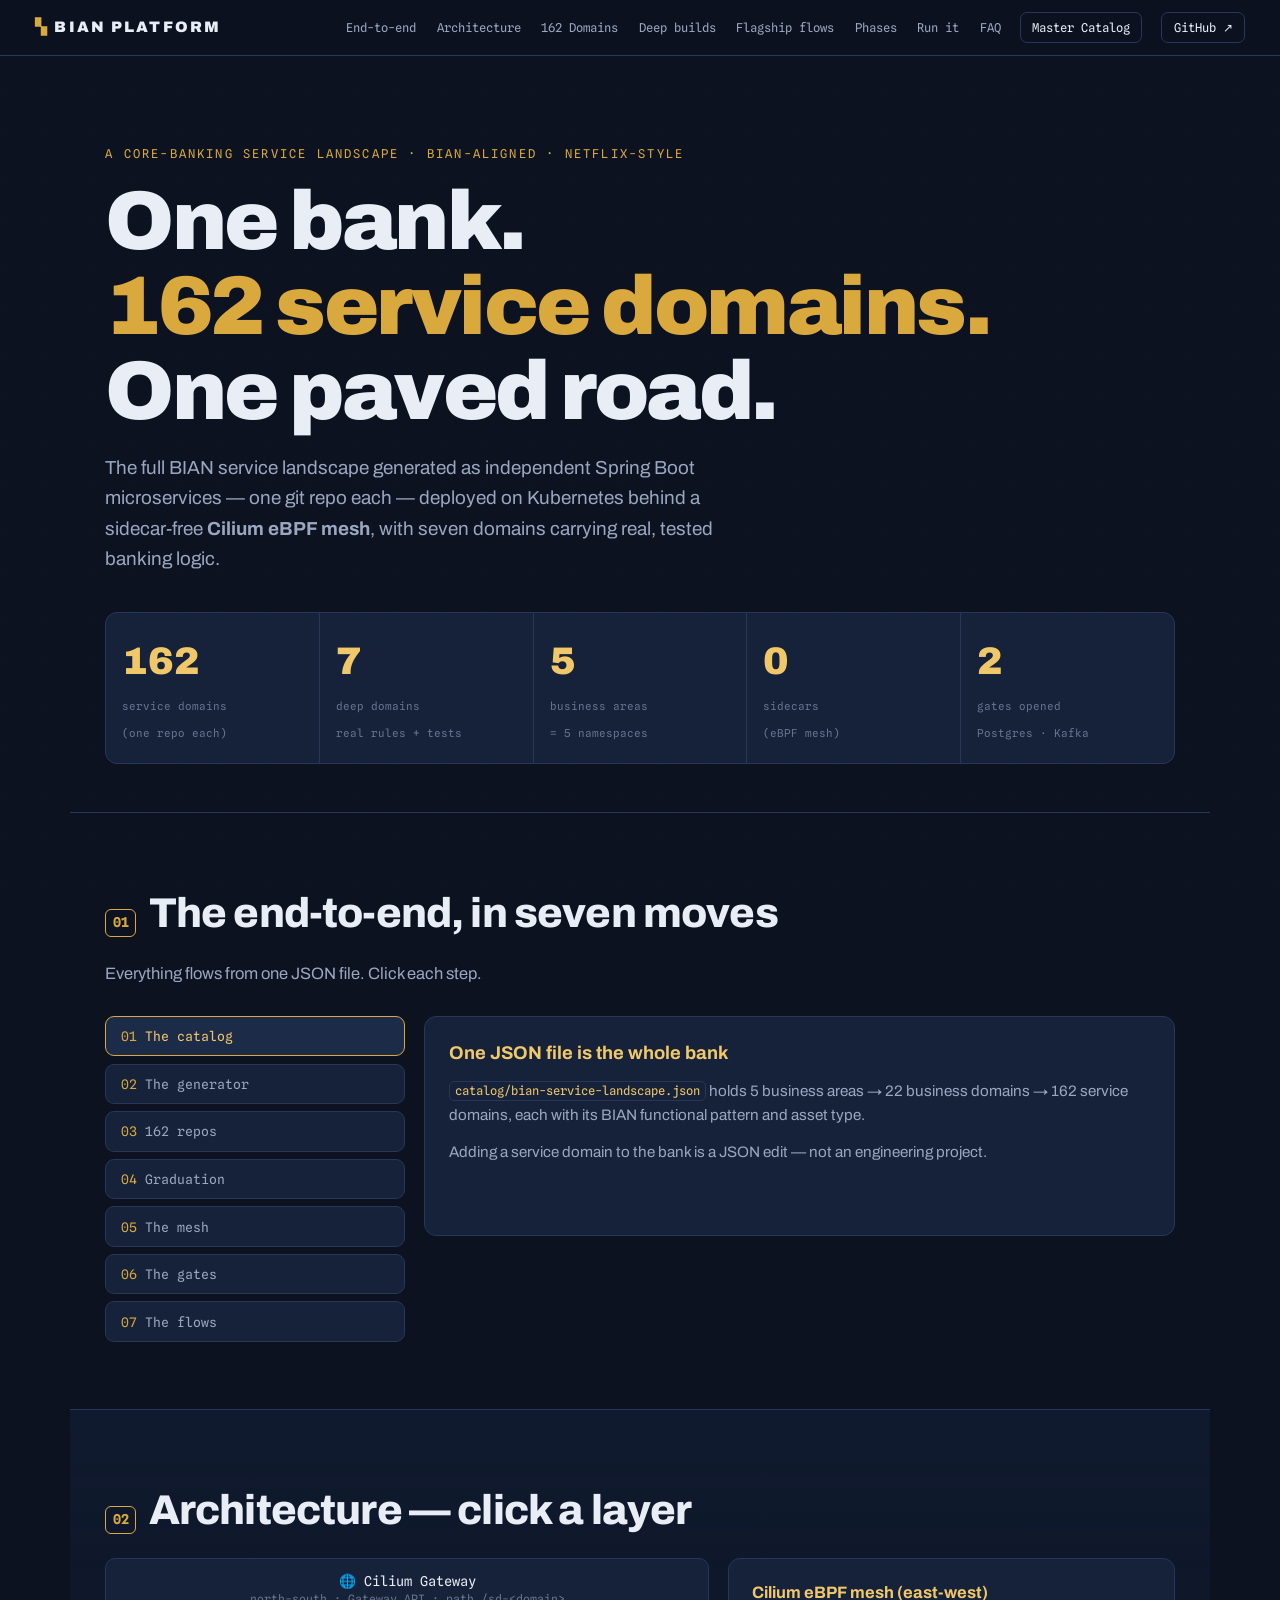
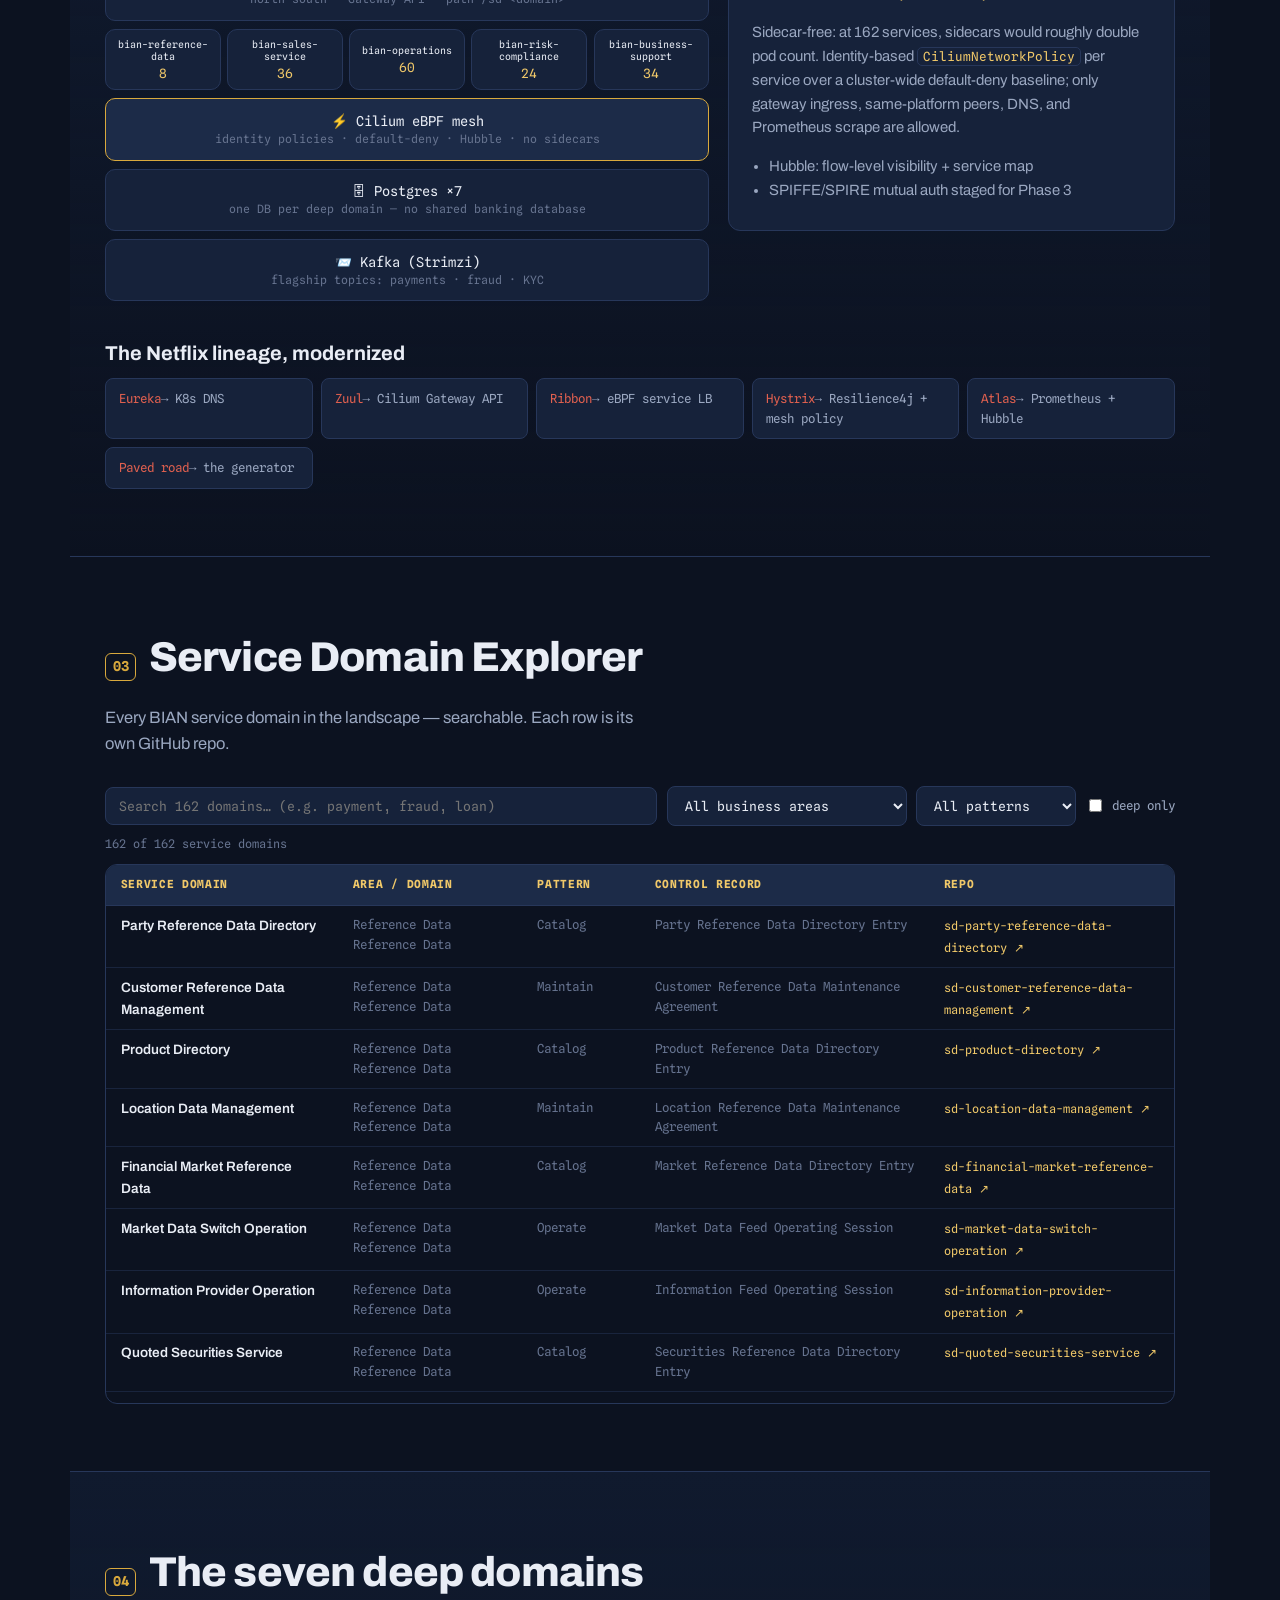
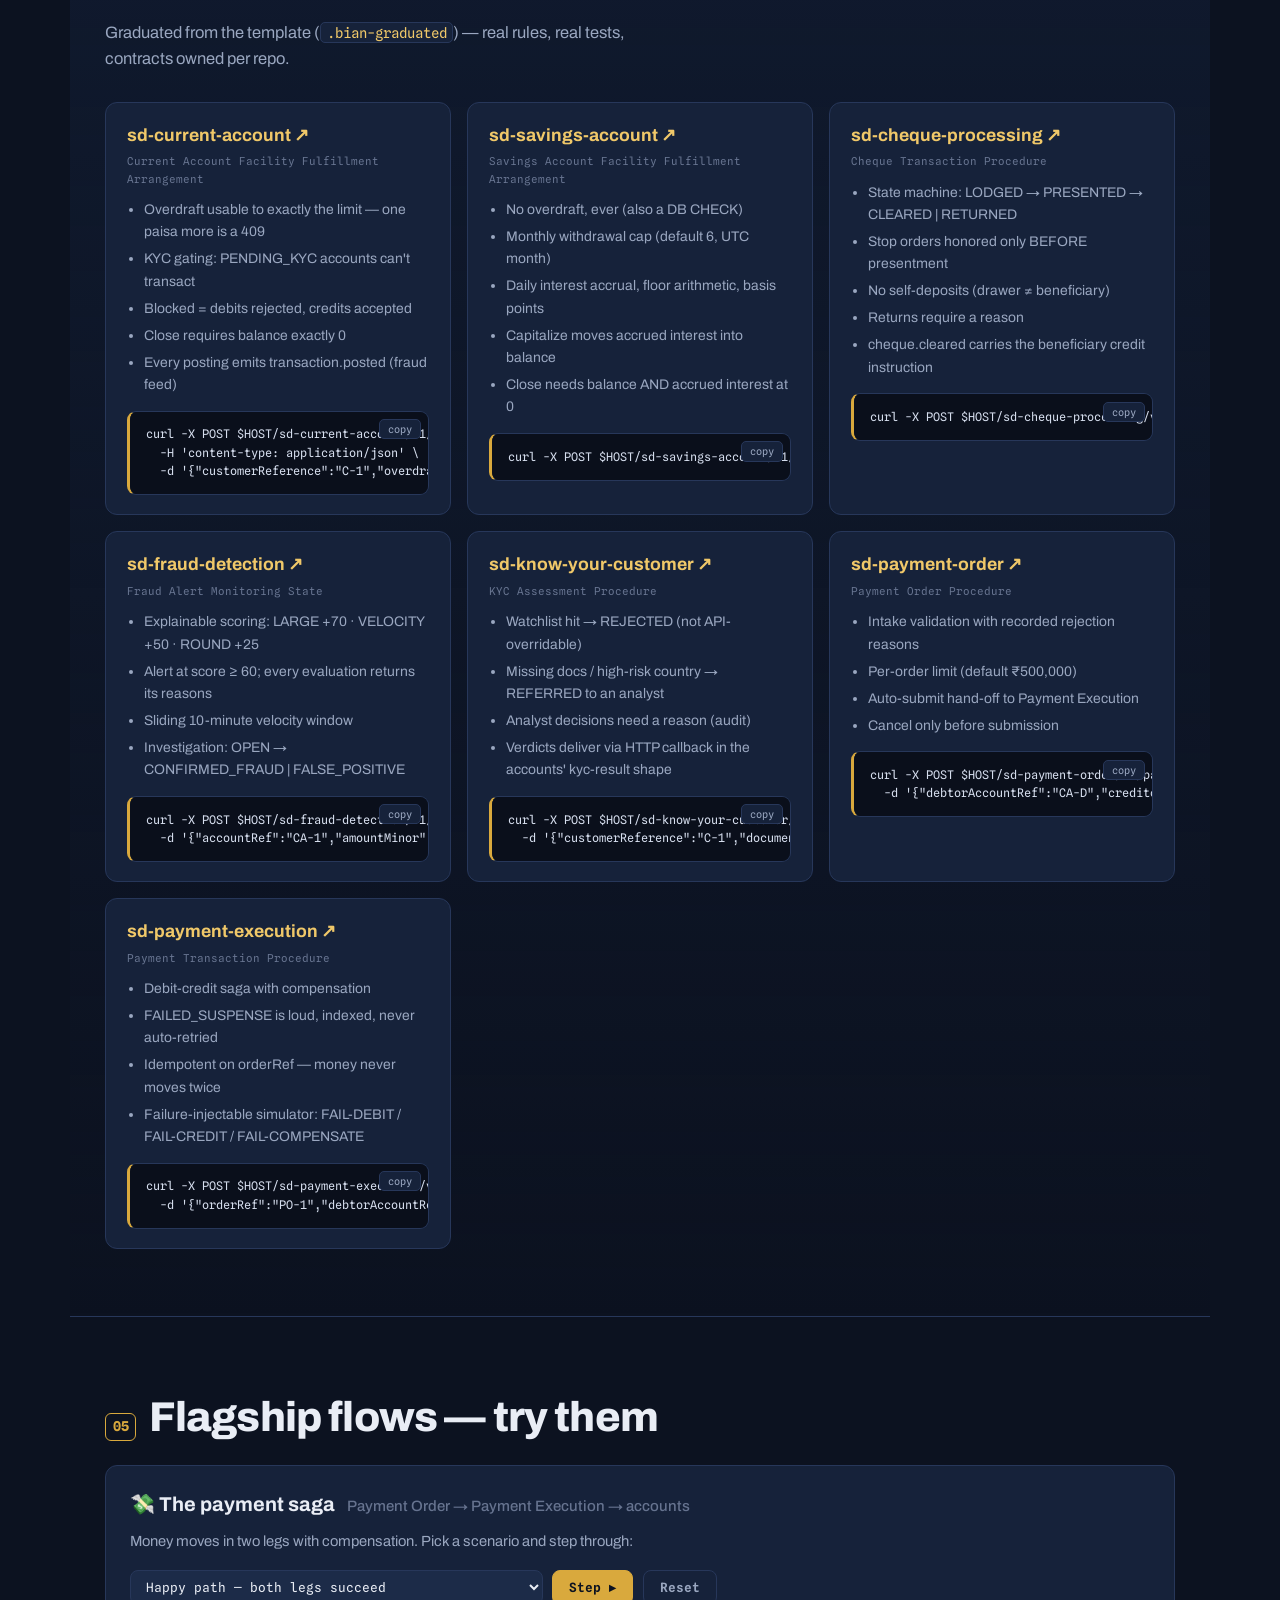
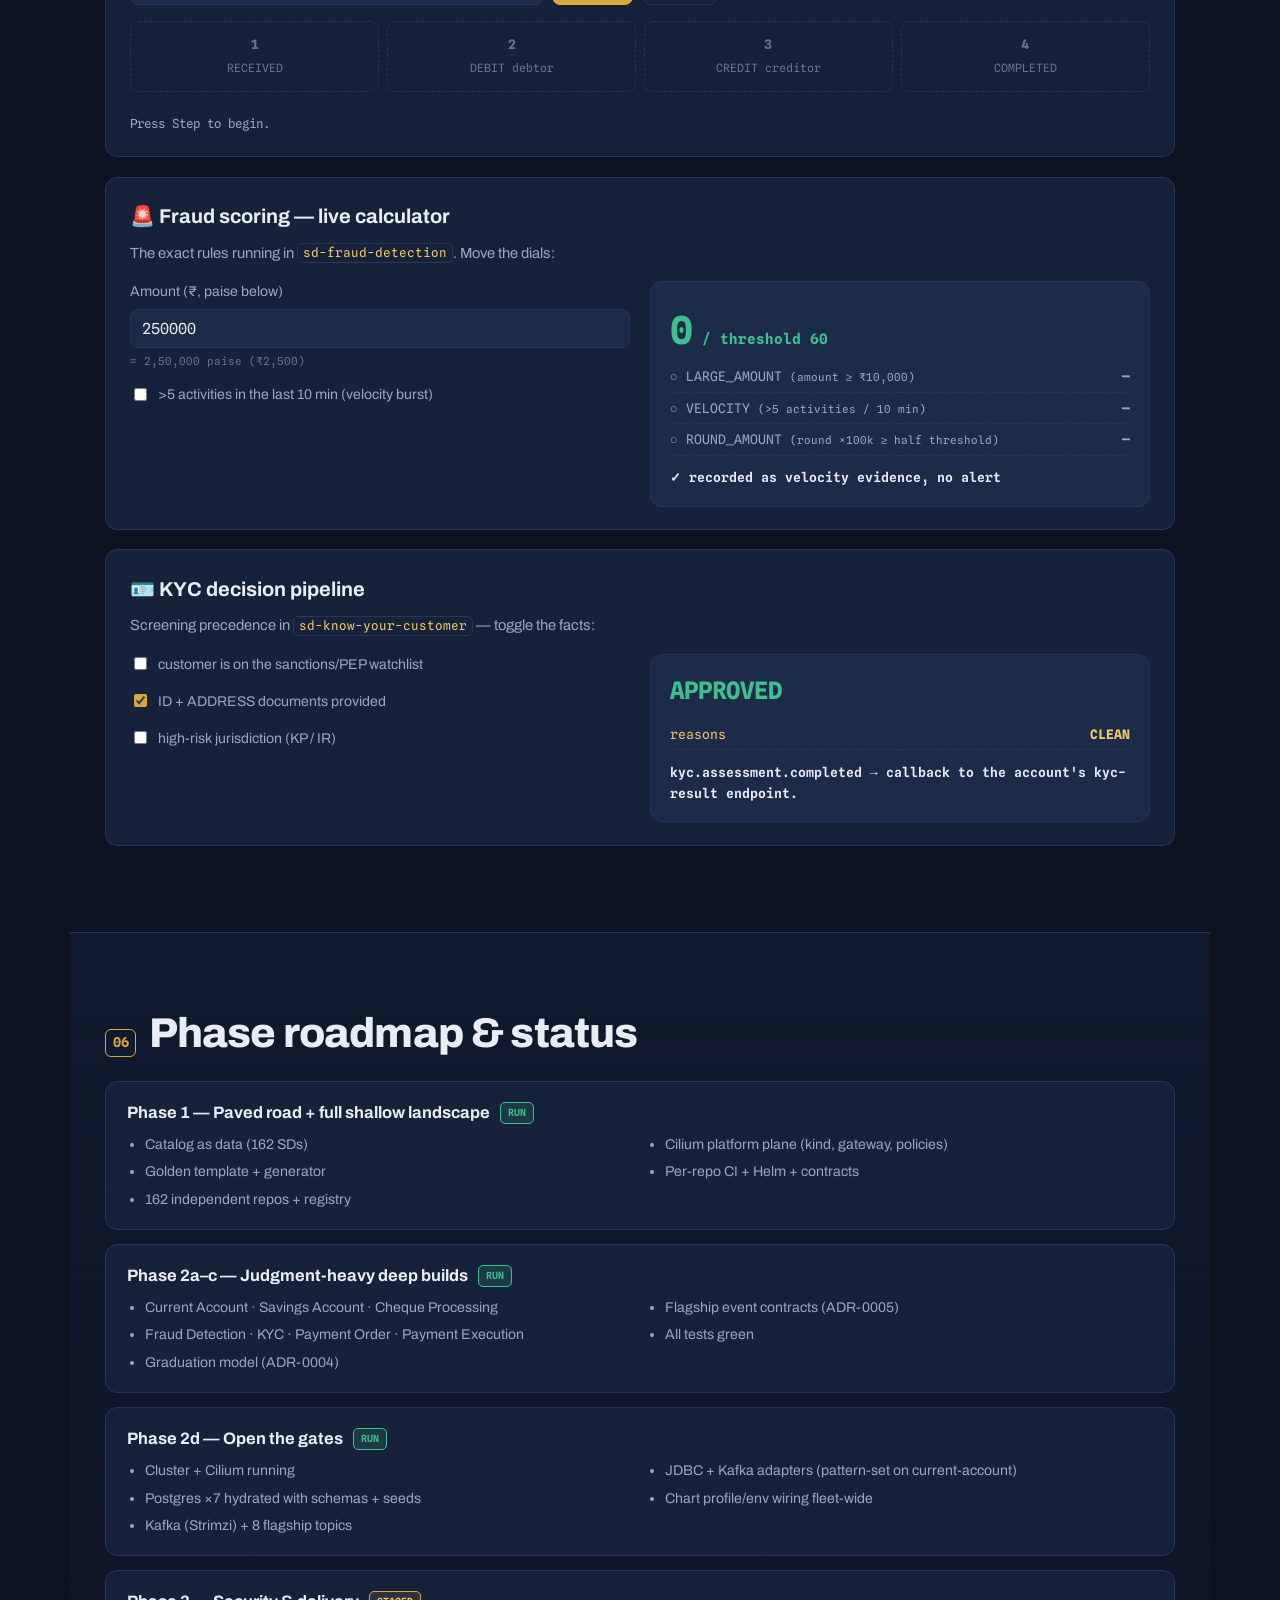
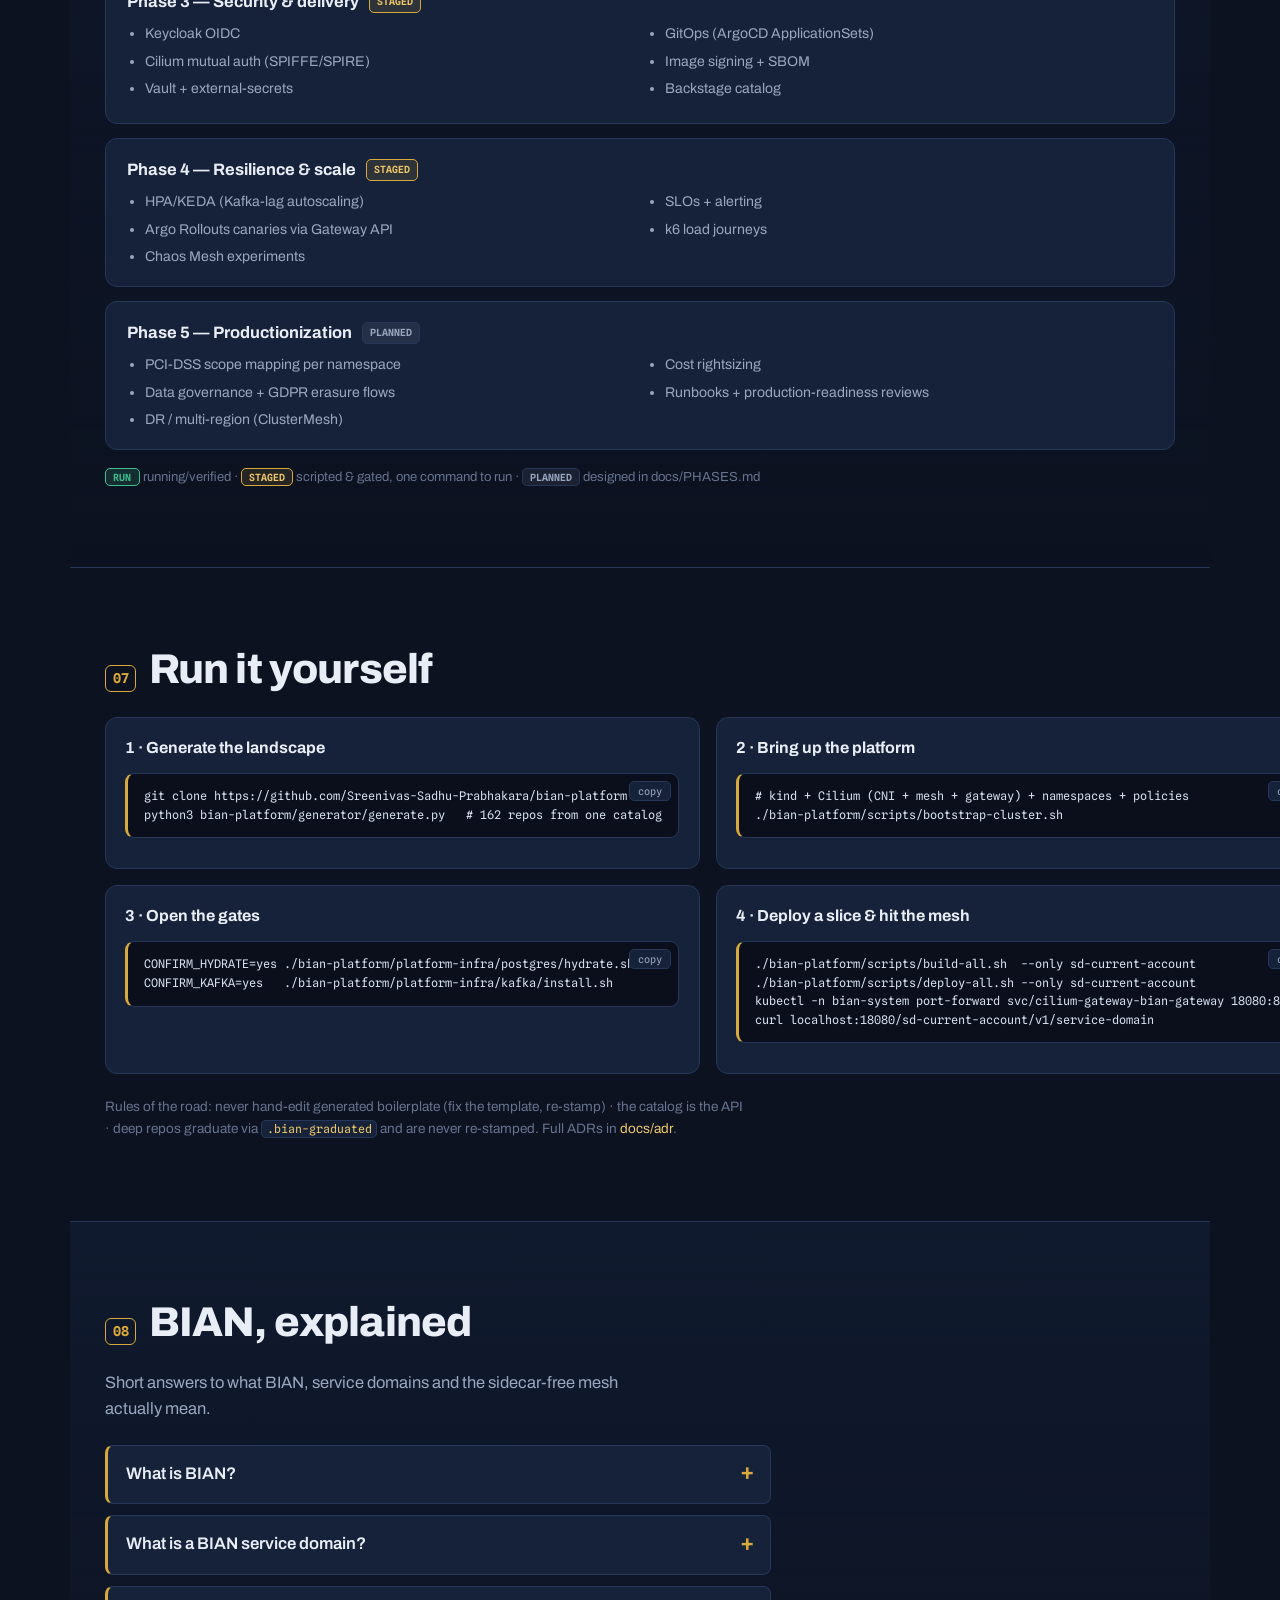
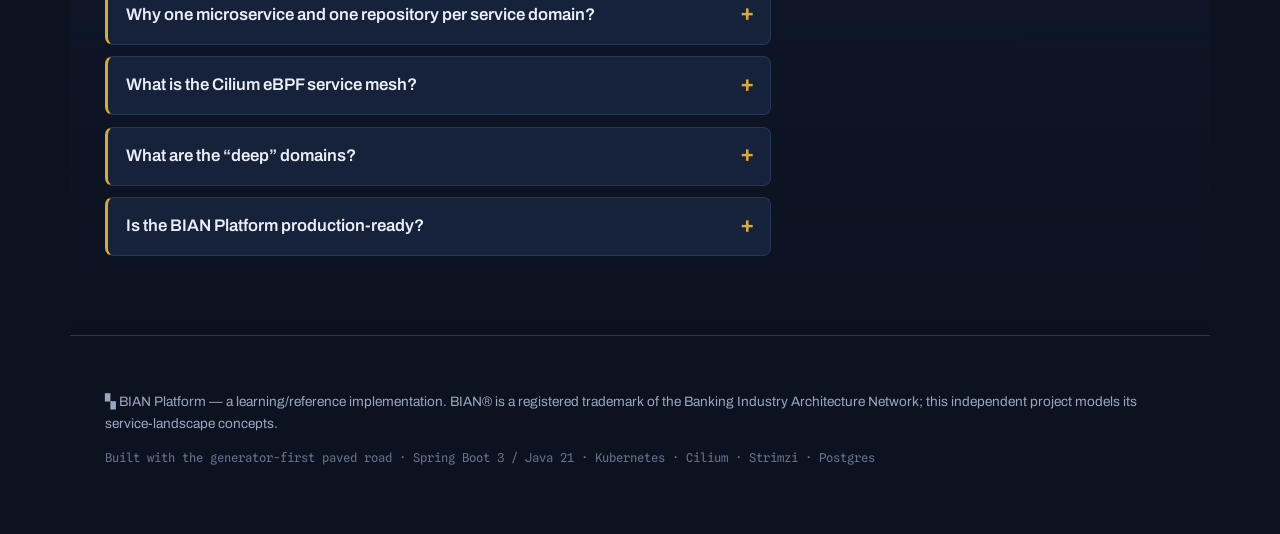
<file: docs-site/index.html>
<!DOCTYPE html>
<html lang="en">
<head>
  <meta charset="UTF-8" />
  <meta name="viewport" content="width=device-width, initial-scale=1.0" />
  <title>BIAN Platform — 162 banking service domains on a Cilium mesh</title>
  <meta name="description" content="End-to-end documentation for a BIAN-aligned core-banking microservice landscape: Netflix-style multi-repo, Spring Boot, Kubernetes, Cilium eBPF mesh." />
  <link rel="preconnect" href="https://fonts.googleapis.com" />
  <link rel="preconnect" href="https://fonts.gstatic.com" crossorigin />
  <link href="https://fonts.googleapis.com/css2?family=Archivo:wght@400;500;600;800;900&family=Spline+Sans+Mono:wght@400;500;600&display=swap" rel="stylesheet" />
  <link rel="stylesheet" href="styles.css" />

  <!-- SEO:START (idempotent; regenerated as a block) -->
  <meta name="keywords" content="BIAN, Banking Industry Architecture Network, BIAN service domains, core banking, banking microservices, Spring Boot, Kubernetes, Cilium, eBPF service mesh, service domain landscape, core banking architecture, Netflix-style microservices, banking reference architecture, functional patterns, control records" />
  <meta name="author" content="Sreenivas Sadhu Prabhakara" />
  <meta name="robots" content="index, follow, max-image-preview:large, max-snippet:-1, max-video-preview:-1" />
  <meta name="theme-color" content="#0c1220" />
  <link rel="canonical" href="https://sreenivas-sadhu-prabhakara.github.io/bian-platform/" />

  <meta property="og:site_name" content="BIAN Platform" />
  <meta property="og:title" content="BIAN Platform — 162 banking service domains on a Cilium mesh" />
  <meta property="og:description" content="The full BIAN service landscape as 162 independent Spring Boot microservices — one repo each — on Kubernetes behind a sidecar-free Cilium eBPF mesh, with seven domains carrying real, tested banking logic." />
  <meta property="og:type" content="website" />
  <meta property="og:url" content="https://sreenivas-sadhu-prabhakara.github.io/bian-platform/" />
  <meta property="og:locale" content="en" />
  <meta property="og:image" content="https://sreenivas-sadhu-prabhakara.github.io/bian-platform/assets/og/bian-platform.png" />
  <meta property="og:image:secure_url" content="https://sreenivas-sadhu-prabhakara.github.io/bian-platform/assets/og/bian-platform.png" />
  <meta property="og:image:type" content="image/png" />
  <meta property="og:image:width" content="1200" />
  <meta property="og:image:height" content="630" />
  <meta property="og:image:alt" content="BIAN Platform — one bank, 162 service domains on a Cilium eBPF mesh." />

  <meta name="twitter:card" content="summary_large_image" />
  <meta name="twitter:title" content="BIAN Platform — 162 banking service domains" />
  <meta name="twitter:description" content="The full BIAN service landscape as independent Spring Boot microservices on Kubernetes behind a sidecar-free Cilium eBPF mesh." />
  <meta name="twitter:image" content="https://sreenivas-sadhu-prabhakara.github.io/bian-platform/assets/og/bian-platform.png" />
  <meta name="twitter:image:alt" content="BIAN Platform — 162 service domains." />

  <link rel="icon" type="image/svg+xml" href="/bian-platform/assets/favicon.svg" />
  <link rel="icon" type="image/png" sizes="32x32" href="/bian-platform/assets/favicon-32.png" />
  <link rel="apple-touch-icon" sizes="180x180" href="/bian-platform/assets/apple-touch-icon.png" />
  <link rel="manifest" href="/bian-platform/site.webmanifest" />

  <script type="application/ld+json">
  {
    "@context": "https://schema.org",
    "@graph": [
      {
        "@type": "WebSite",
        "@id": "https://sreenivas-sadhu-prabhakara.github.io/bian-platform/#website",
        "url": "https://sreenivas-sadhu-prabhakara.github.io/bian-platform/",
        "name": "BIAN Platform",
        "description": "A BIAN-aligned core-banking microservice landscape of 162 service domains on a Cilium eBPF mesh.",
        "inLanguage": "en",
        "publisher": { "@id": "https://sreenivas-sadhu-prabhakara.github.io/bian-platform/#author" }
      },
      {
        "@type": "Person",
        "@id": "https://sreenivas-sadhu-prabhakara.github.io/bian-platform/#author",
        "name": "Sreenivas Sadhu Prabhakara",
        "url": "https://github.com/Sreenivas-Sadhu-Prabhakara"
      },
      {
        "@type": "SoftwareSourceCode",
        "name": "bian-platform",
        "description": "The full BIAN service landscape generated as 162 independent Spring Boot microservices — one repository per service domain — deployed on Kubernetes behind a sidecar-free Cilium eBPF mesh, with seven deep domains carrying real, tested banking logic.",
        "url": "https://sreenivas-sadhu-prabhakara.github.io/bian-platform/",
        "codeRepository": "https://github.com/Sreenivas-Sadhu-Prabhakara/bian-platform",
        "programmingLanguage": "Java",
        "runtimePlatform": "Spring Boot",
        "keywords": "BIAN, service domains, core banking, microservices, Spring Boot, Kubernetes, Cilium",
        "author": { "@id": "https://sreenivas-sadhu-prabhakara.github.io/bian-platform/#author" },
        "about": [
          { "@type": "Thing", "name": "BIAN" },
          { "@type": "Thing", "name": "Core banking architecture" },
          { "@type": "Thing", "name": "Banking microservices" }
        ]
      },
      {
        "@type": "BreadcrumbList",
        "itemListElement": [
          { "@type": "ListItem", "position": 1, "name": "BIAN Platform", "item": "https://sreenivas-sadhu-prabhakara.github.io/bian-platform/" }
        ]
      },
      {
        "@type": "FAQPage",
        "mainEntity": [
          {
            "@type": "Question",
            "name": "What is BIAN?",
            "acceptedAnswer": { "@type": "Answer", "text": "BIAN (the Banking Industry Architecture Network) is a global not-for-profit that defines a standard reference architecture decomposing a bank into around 300 independent service domains, each owning a single business capability. This platform implements 162 of them as independent microservices." }
          },
          {
            "@type": "Question",
            "name": "What is a BIAN service domain?",
            "acceptedAnswer": { "@type": "Answer", "text": "A service domain is the smallest unit of business capability in BIAN — for example Payment Execution, Customer Offer or Fraud Evaluation. Each owns one control record and exposes it through standard BIAN action terms such as Initiate, Retrieve, Update and Control." }
          },
          {
            "@type": "Question",
            "name": "Why one microservice and one repository per service domain?",
            "acceptedAnswer": { "@type": "Answer", "text": "It follows the Netflix-style multi-repo model: each domain is independently owned, built, tested and deployed, so a team can ship one capability without touching the rest of the bank. This platform generates one Spring Boot repository per service domain." }
          },
          {
            "@type": "Question",
            "name": "What is the Cilium eBPF service mesh?",
            "acceptedAnswer": { "@type": "Answer", "text": "Cilium provides a sidecar-free service mesh using eBPF in the Linux kernel, giving identity-based network policy and observability between the service domains without the overhead of a per-pod proxy sidecar." }
          },
          {
            "@type": "Question",
            "name": "What are the deep domains?",
            "acceptedAnswer": { "@type": "Answer", "text": "Seven domains carry real, tested banking logic — such as the debit-credit payments saga — rather than scaffolding. The remaining domains are Phase-1 BIAN-shaped scaffolds: a real REST API over an in-memory store, ready to be filled with domain logic." }
          },
          {
            "@type": "Question",
            "name": "Is the BIAN Platform production-ready?",
            "acceptedAnswer": { "@type": "Answer", "text": "No. It is an educational reference landscape, not a real bank, and is not affiliated with, endorsed by, or certified by BIAN (the Banking Industry Architecture Network)." }
          }
        ]
      }
    ]
  }
  </script>
  <!-- SEO:END -->
</head>
<body>

<header class="top">
  <a class="brand" href="#top"><span class="brand-tick">▚</span> BIAN&nbsp;PLATFORM</a>
  <nav class="nav">
    <a href="#journey">End-to-end</a>
    <a href="#architecture">Architecture</a>
    <a href="#explorer">162 Domains</a>
    <a href="#deep">Deep builds</a>
    <a href="#flows">Flagship flows</a>
    <a href="#phases">Phases</a>
    <a href="#run">Run it</a>
    <a href="#faq">FAQ</a>
  </nav>
  <a class="gh" href="catalog.html">Master Catalog</a>
  <a class="gh" href="https://github.com/Sreenivas-Sadhu-Prabhakara/bian-platform" target="_blank" rel="noopener">GitHub ↗</a>
</header>

<main id="top">

  <!-- ─── HERO ─────────────────────────────────────────────────────────── -->
  <section class="hero">
    <p class="hero-eyebrow">A CORE-BANKING SERVICE LANDSCAPE · BIAN-ALIGNED · NETFLIX-STYLE</p>
    <h1>One bank.<br /><span class="accent">162 service domains.</span><br />One paved road.</h1>
    <p class="hero-sub">The full BIAN service landscape generated as independent Spring&nbsp;Boot microservices — one git repo each — deployed on Kubernetes behind a sidecar-free <strong>Cilium eBPF mesh</strong>, with seven domains carrying real, tested banking logic.</p>
    <div class="statline" id="statline">
      <div class="stat"><b>162</b><span>service domains<br/>(one repo each)</span></div>
      <div class="stat"><b>7</b><span>deep domains<br/>real rules + tests</span></div>
      <div class="stat"><b>5</b><span>business areas<br/>= 5 namespaces</span></div>
      <div class="stat"><b>0</b><span>sidecars<br/>(eBPF mesh)</span></div>
      <div class="stat"><b>2</b><span>gates opened<br/>Postgres · Kafka</span></div>
    </div>
  </section>

  <!-- ─── END-TO-END JOURNEY ───────────────────────────────────────────── -->
  <section id="journey" class="band">
    <h2><span class="no">01</span>The end-to-end, in seven moves</h2>
    <p class="intro">Everything flows from one JSON file. Click each step.</p>
    <div class="journey">
      <div class="journey-steps" id="journey-steps"></div>
      <div class="journey-detail" id="journey-detail"></div>
    </div>
  </section>

  <!-- ─── ARCHITECTURE ─────────────────────────────────────────────────── -->
  <section id="architecture" class="band band-alt">
    <h2><span class="no">02</span>Architecture — click a layer</h2>
    <div class="arch">
      <div class="arch-diagram" id="arch-diagram">
        <button class="arch-layer" data-layer="edge">🌐 Cilium Gateway <small>north-south · Gateway API · path /sd-&lt;domain&gt;</small></button>
        <div class="arch-ns-row">
          <button class="arch-layer ns" data-layer="ns">bian-reference-data <small>8</small></button>
          <button class="arch-layer ns" data-layer="ns">bian-sales-service <small>36</small></button>
          <button class="arch-layer ns" data-layer="ns">bian-operations <small>60</small></button>
          <button class="arch-layer ns" data-layer="ns">bian-risk-compliance <small>24</small></button>
          <button class="arch-layer ns" data-layer="ns">bian-business-support <small>34</small></button>
        </div>
        <button class="arch-layer" data-layer="mesh">⚡ Cilium eBPF mesh <small>identity policies · default-deny · Hubble · no sidecars</small></button>
        <button class="arch-layer" data-layer="data">🗄 Postgres ×7 <small>one DB per deep domain — no shared banking database</small></button>
        <button class="arch-layer" data-layer="events">📨 Kafka (Strimzi) <small>flagship topics: payments · fraud · KYC</small></button>
      </div>
      <div class="arch-detail" id="arch-detail"></div>
    </div>
    <div class="netflix">
      <h3>The Netflix lineage, modernized</h3>
      <div class="netflix-grid">
        <div><span>Eureka</span>→ K8s DNS</div>
        <div><span>Zuul</span>→ Cilium Gateway API</div>
        <div><span>Ribbon</span>→ eBPF service LB</div>
        <div><span>Hystrix</span>→ Resilience4j + mesh policy</div>
        <div><span>Atlas</span>→ Prometheus + Hubble</div>
        <div><span>Paved road</span>→ the generator</div>
      </div>
    </div>
  </section>

  <!-- ─── EXPLORER ─────────────────────────────────────────────────────── -->
  <section id="explorer" class="band">
    <h2><span class="no">03</span>Service Domain Explorer</h2>
    <p class="intro">Every BIAN service domain in the landscape — searchable. Each row is its own GitHub repo.</p>
    <div class="explorer-controls">
      <input type="search" id="ex-search" placeholder="Search 162 domains… (e.g. payment, fraud, loan)" aria-label="Search service domains" />
      <select id="ex-area" aria-label="Filter by business area"><option value="">All business areas</option></select>
      <select id="ex-pattern" aria-label="Filter by functional pattern"><option value="">All patterns</option></select>
      <label class="ex-deep"><input type="checkbox" id="ex-deeponly" /> deep only</label>
    </div>
    <p class="ex-count" id="ex-count"></p>
    <div class="ex-table-wrap">
      <table class="ex-table">
        <thead><tr><th>Service domain</th><th>Area / domain</th><th>Pattern</th><th>Control record</th><th>Repo</th></tr></thead>
        <tbody id="ex-body"></tbody>
      </table>
    </div>
  </section>

  <!-- ─── DEEP DOMAINS ─────────────────────────────────────────────────── -->
  <section id="deep" class="band band-alt">
    <h2><span class="no">04</span>The seven deep domains</h2>
    <p class="intro">Graduated from the template (<code>.bian-graduated</code>) — real rules, real tests, contracts owned per repo.</p>
    <div class="deep-grid" id="deep-grid"></div>
  </section>

  <!-- ─── FLAGSHIP FLOWS ───────────────────────────────────────────────── -->
  <section id="flows" class="band">
    <h2><span class="no">05</span>Flagship flows — try them</h2>

    <div class="flow">
      <h3>💸 The payment saga <small>Payment Order → Payment Execution → accounts</small></h3>
      <p>Money moves in two legs with compensation. Pick a scenario and step through:</p>
      <div class="saga-controls">
        <select id="saga-scenario">
          <option value="happy">Happy path — both legs succeed</option>
          <option value="debit">Debit fails — clean failure, nothing moved</option>
          <option value="credit">Credit fails — compensation returns the money</option>
          <option value="suspense">Credit AND compensation fail — SUSPENSE (ops!)</option>
        </select>
        <button class="btn" id="saga-step">Step ▸</button>
        <button class="btn ghost" id="saga-reset">Reset</button>
      </div>
      <div class="saga-track" id="saga-track"></div>
    </div>

    <div class="flow">
      <h3>🚨 Fraud scoring — live calculator</h3>
      <p>The exact rules running in <code>sd-fraud-detection</code>. Move the dials:</p>
      <div class="fraud-calc">
        <div class="fraud-inputs">
          <label>Amount (₹, paise below)
            <input type="number" id="fr-amount" value="250000" min="1" step="1000" />
            <small id="fr-amount-note"></small>
          </label>
          <label class="fr-check"><input type="checkbox" id="fr-velocity" /> &gt;5 activities in the last 10 min (velocity burst)</label>
        </div>
        <div class="fraud-result" id="fraud-result"></div>
      </div>
    </div>

    <div class="flow">
      <h3>🪪 KYC decision pipeline</h3>
      <p>Screening precedence in <code>sd-know-your-customer</code> — toggle the facts:</p>
      <div class="kyc-calc">
        <div class="kyc-inputs">
          <label class="fr-check"><input type="checkbox" id="kyc-watchlist" /> customer is on the sanctions/PEP watchlist</label>
          <label class="fr-check"><input type="checkbox" id="kyc-docs" checked /> ID + ADDRESS documents provided</label>
          <label class="fr-check"><input type="checkbox" id="kyc-country" /> high-risk jurisdiction (KP / IR)</label>
        </div>
        <div class="kyc-result" id="kyc-result"></div>
      </div>
    </div>
  </section>

  <!-- ─── PHASES ───────────────────────────────────────────────────────── -->
  <section id="phases" class="band band-alt">
    <h2><span class="no">06</span>Phase roadmap &amp; status</h2>
    <div class="timeline" id="timeline"></div>
    <p class="legend"><span class="pill run">RUN</span> running/verified · <span class="pill staged">STAGED</span> scripted &amp; gated, one command to run · <span class="pill planned">PLANNED</span> designed in docs/PHASES.md</p>
  </section>

  <!-- ─── RUN IT ───────────────────────────────────────────────────────── -->
  <section id="run" class="band">
    <h2><span class="no">07</span>Run it yourself</h2>
    <div class="run-grid">
      <div class="run-card">
        <h3>1 · Generate the landscape</h3>
<pre data-copy><code>git clone https://github.com/Sreenivas-Sadhu-Prabhakara/bian-platform
python3 bian-platform/generator/generate.py   # 162 repos from one catalog</code></pre>
      </div>
      <div class="run-card">
        <h3>2 · Bring up the platform</h3>
<pre data-copy><code># kind + Cilium (CNI + mesh + gateway) + namespaces + policies
./bian-platform/scripts/bootstrap-cluster.sh</code></pre>
      </div>
      <div class="run-card">
        <h3>3 · Open the gates</h3>
<pre data-copy><code>CONFIRM_HYDRATE=yes ./bian-platform/platform-infra/postgres/hydrate.sh
CONFIRM_KAFKA=yes   ./bian-platform/platform-infra/kafka/install.sh</code></pre>
      </div>
      <div class="run-card">
        <h3>4 · Deploy a slice &amp; hit the mesh</h3>
<pre data-copy><code>./bian-platform/scripts/build-all.sh  --only sd-current-account
./bian-platform/scripts/deploy-all.sh --only sd-current-account
kubectl -n bian-system port-forward svc/cilium-gateway-bian-gateway 18080:80 &amp;
curl localhost:18080/sd-current-account/v1/service-domain</code></pre>
      </div>
    </div>
    <p class="run-note">Rules of the road: never hand-edit generated boilerplate (fix the template, re-stamp) · the catalog is the API · deep repos graduate via <code>.bian-graduated</code> and are never re-stamped. Full ADRs in <a href="https://github.com/Sreenivas-Sadhu-Prabhakara/bian-platform/tree/main/docs/adr" target="_blank" rel="noopener">docs/adr</a>.</p>
  </section>

  <!-- FAQ -->
  <section id="faq" class="band band-alt">
    <h2><span class="no">08</span>BIAN, explained</h2>
    <p class="faq-intro">Short answers to what BIAN, service domains and the sidecar-free mesh actually mean.</p>
    <div class="faq">
      <details>
        <summary>What is BIAN?</summary>
        <div class="a">BIAN (the Banking Industry Architecture Network) is a global not-for-profit that defines a standard reference architecture decomposing a bank into around 300 independent <strong>service domains</strong>, each owning a single business capability. This platform implements 162 of them as independent microservices.</div>
      </details>
      <details>
        <summary>What is a BIAN service domain?</summary>
        <div class="a">A service domain is the smallest unit of business capability in BIAN — for example Payment Execution, Customer Offer or Fraud Evaluation. Each owns one <em>control record</em> and exposes it through standard BIAN action terms such as Initiate, Retrieve, Update and Control.</div>
      </details>
      <details>
        <summary>Why one microservice and one repository per service domain?</summary>
        <div class="a">It follows the Netflix-style multi-repo model: each domain is independently owned, built, tested and deployed, so a team can ship one capability without touching the rest of the bank. This platform generates one Spring Boot repository per service domain.</div>
      </details>
      <details>
        <summary>What is the Cilium eBPF service mesh?</summary>
        <div class="a">Cilium provides a <strong>sidecar-free</strong> service mesh using eBPF in the Linux kernel, giving identity-based network policy and observability between the service domains without the overhead of a per-pod proxy sidecar.</div>
      </details>
      <details>
        <summary>What are the “deep” domains?</summary>
        <div class="a">Seven domains carry real, tested banking logic — such as the debit-credit payments saga — rather than scaffolding. The rest are Phase-1 BIAN-shaped scaffolds: a real REST API over an in-memory store, ready to be filled with domain logic.</div>
      </details>
      <details>
        <summary>Is the BIAN Platform production-ready?</summary>
        <div class="a">No. It is an educational reference landscape, not a real bank, and is not affiliated with, endorsed by, or certified by BIAN (the Banking Industry Architecture Network).</div>
      </details>
    </div>
  </section>

</main>

<footer class="foot">
  <p>▚ BIAN Platform — a learning/reference implementation. BIAN® is a registered trademark of the Banking Industry Architecture Network; this independent project models its service-landscape concepts.</p>
  <p class="foot-dim">Built with the generator-first paved road · Spring Boot 3 / Java 21 · Kubernetes · Cilium · Strimzi · Postgres</p>
</footer>

<script src="data.js"></script>
<script src="app.js"></script>
</body>
</html>
</file>
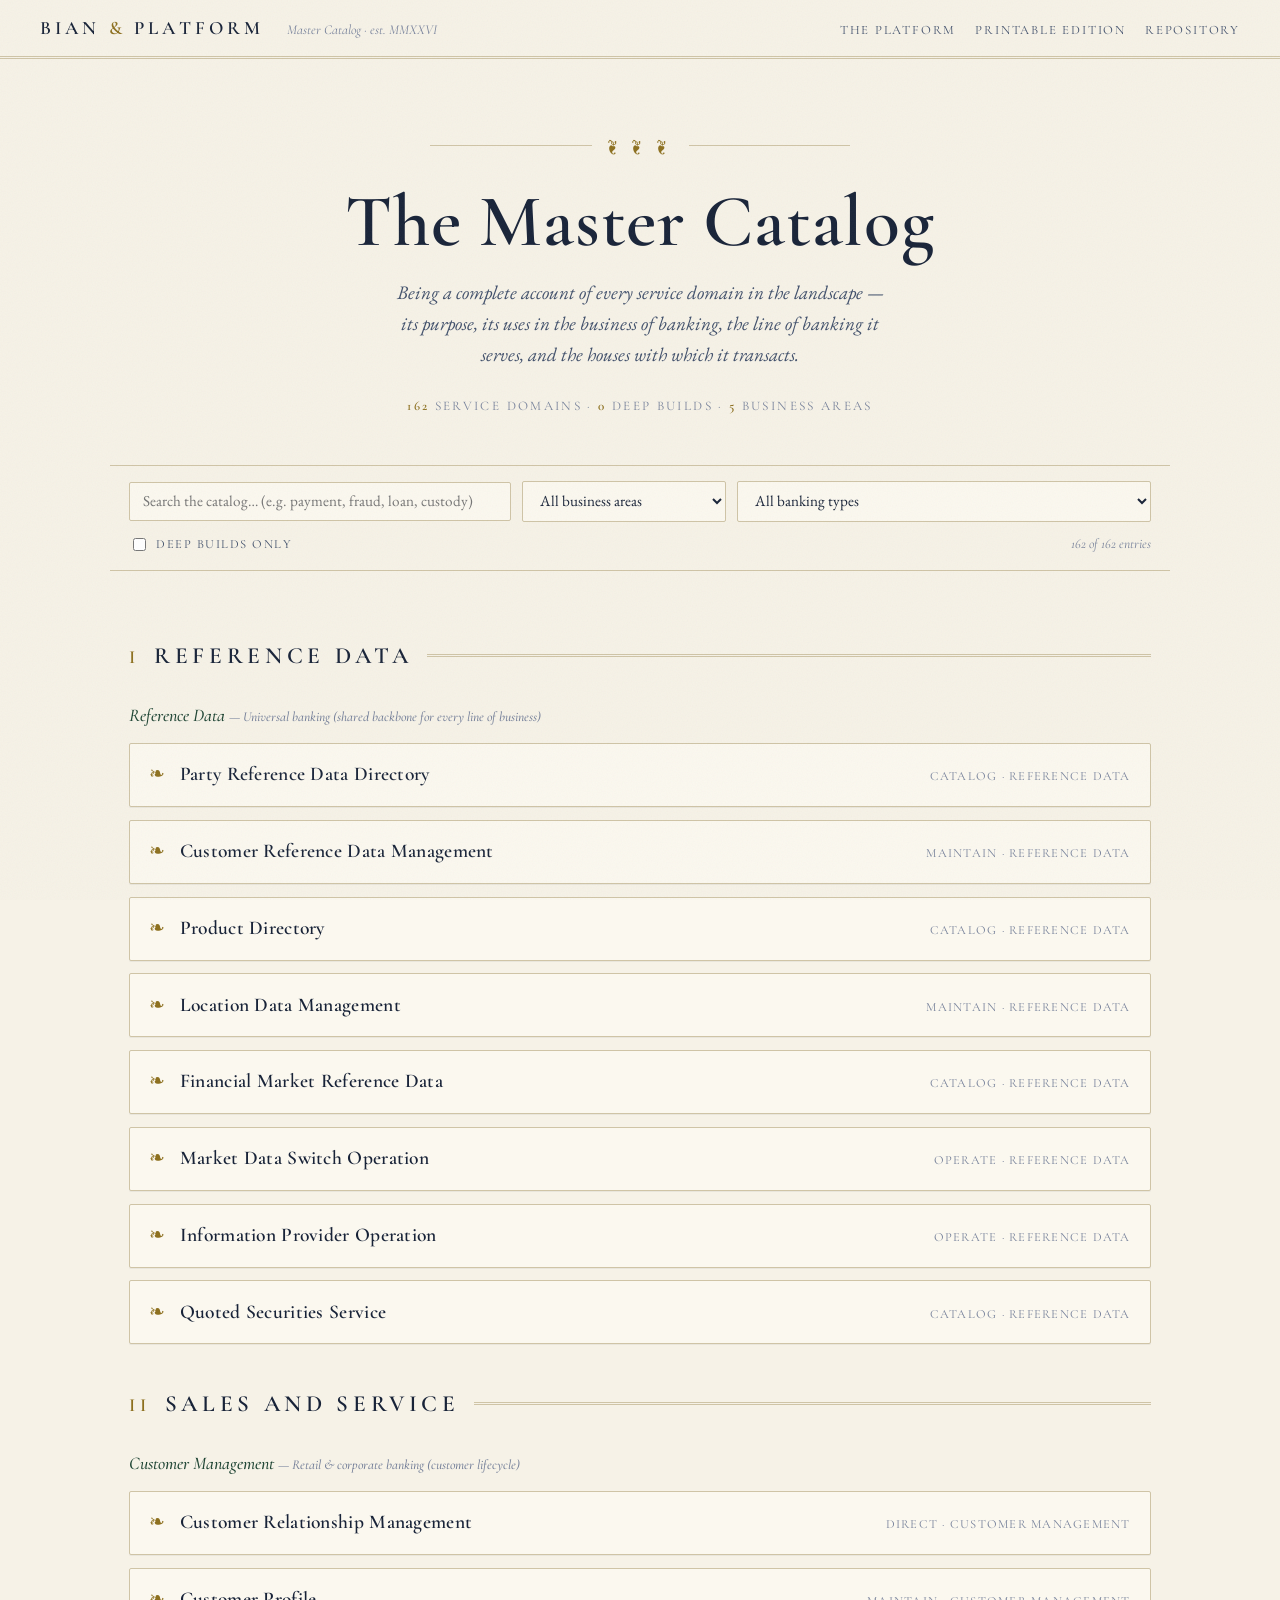
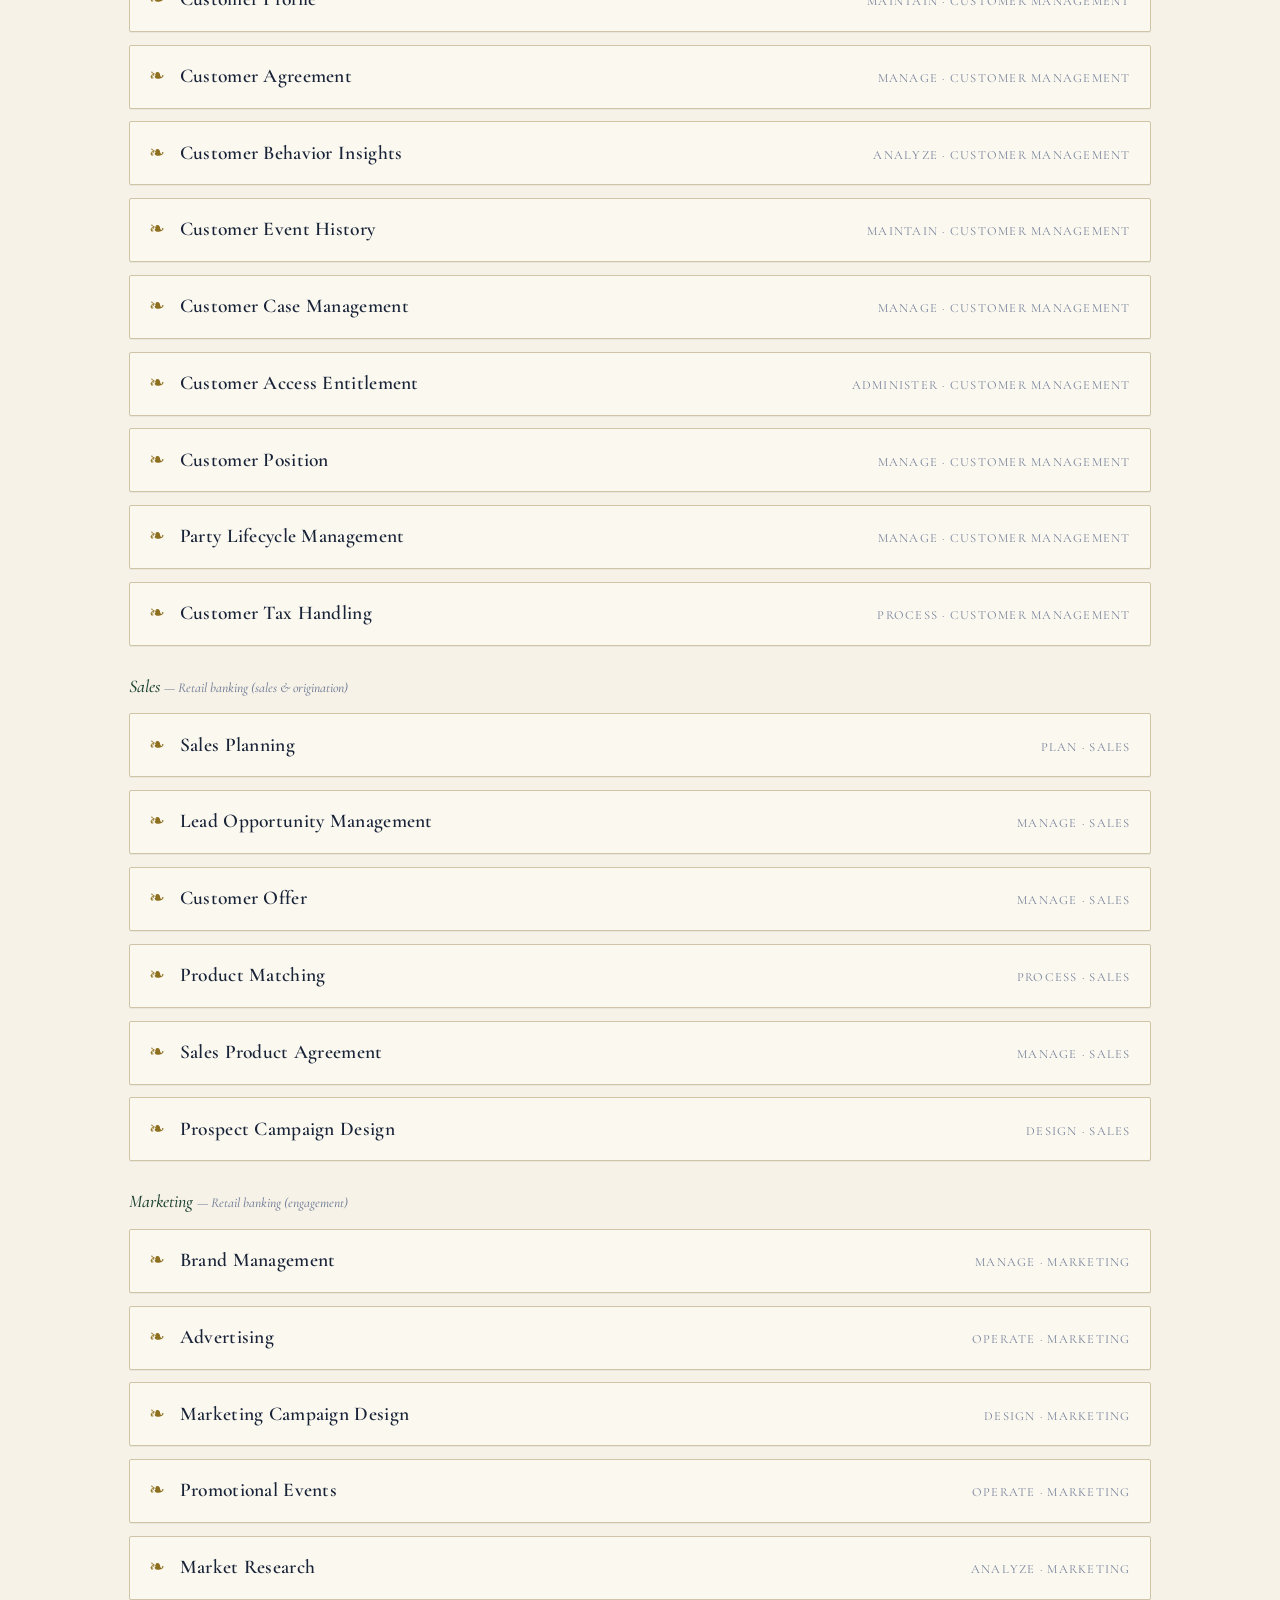
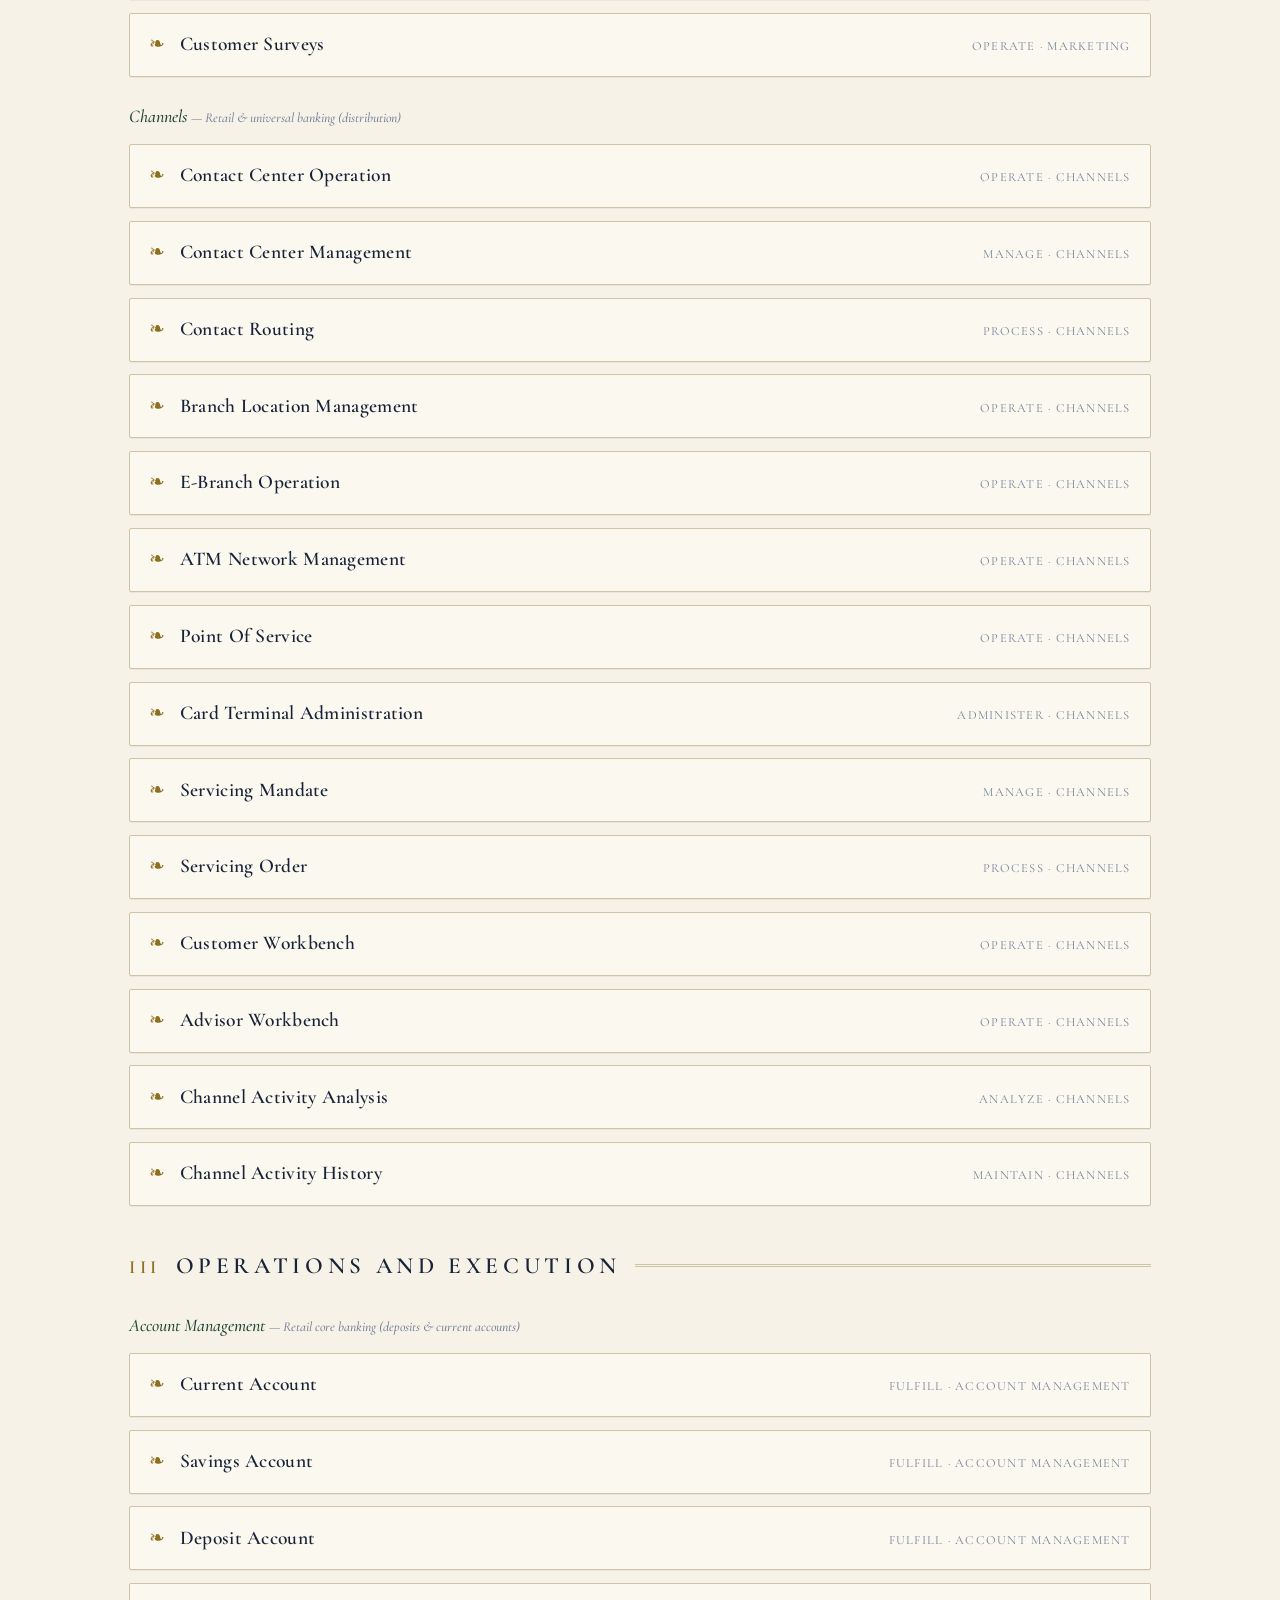
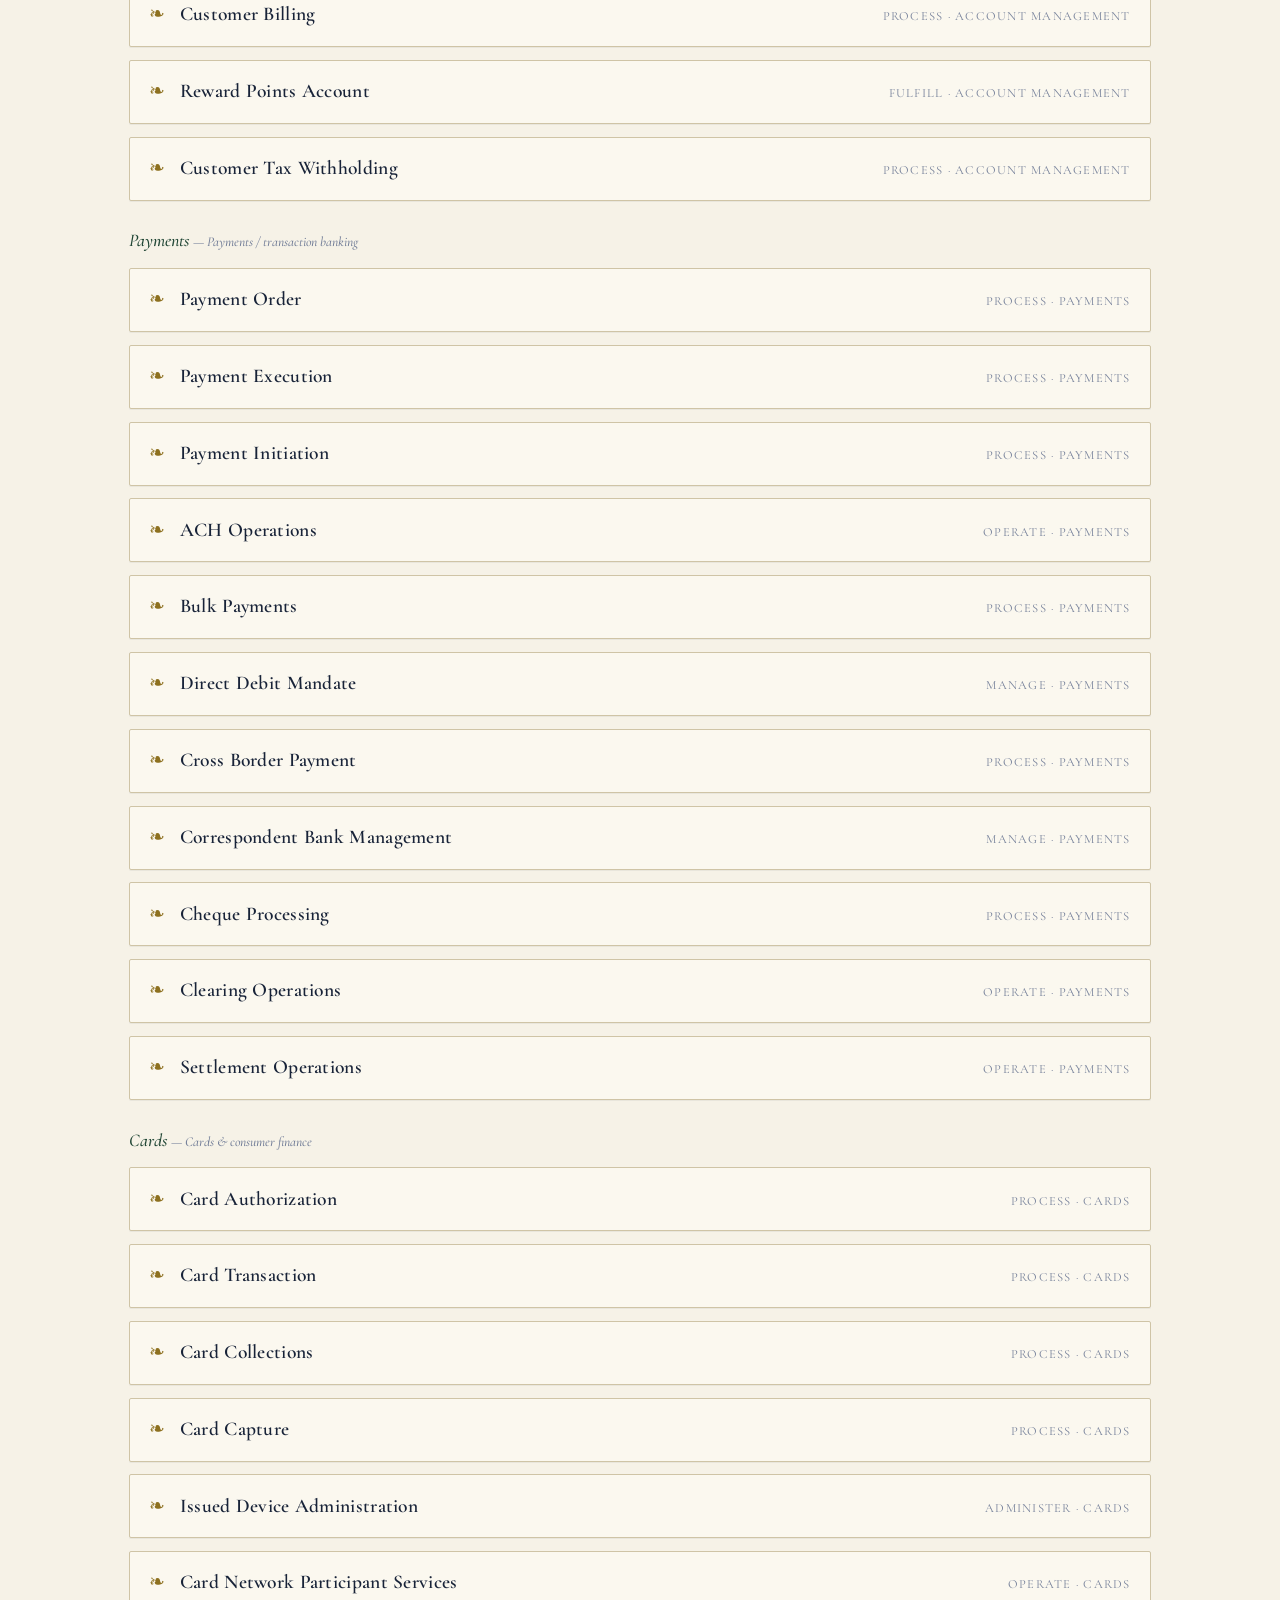
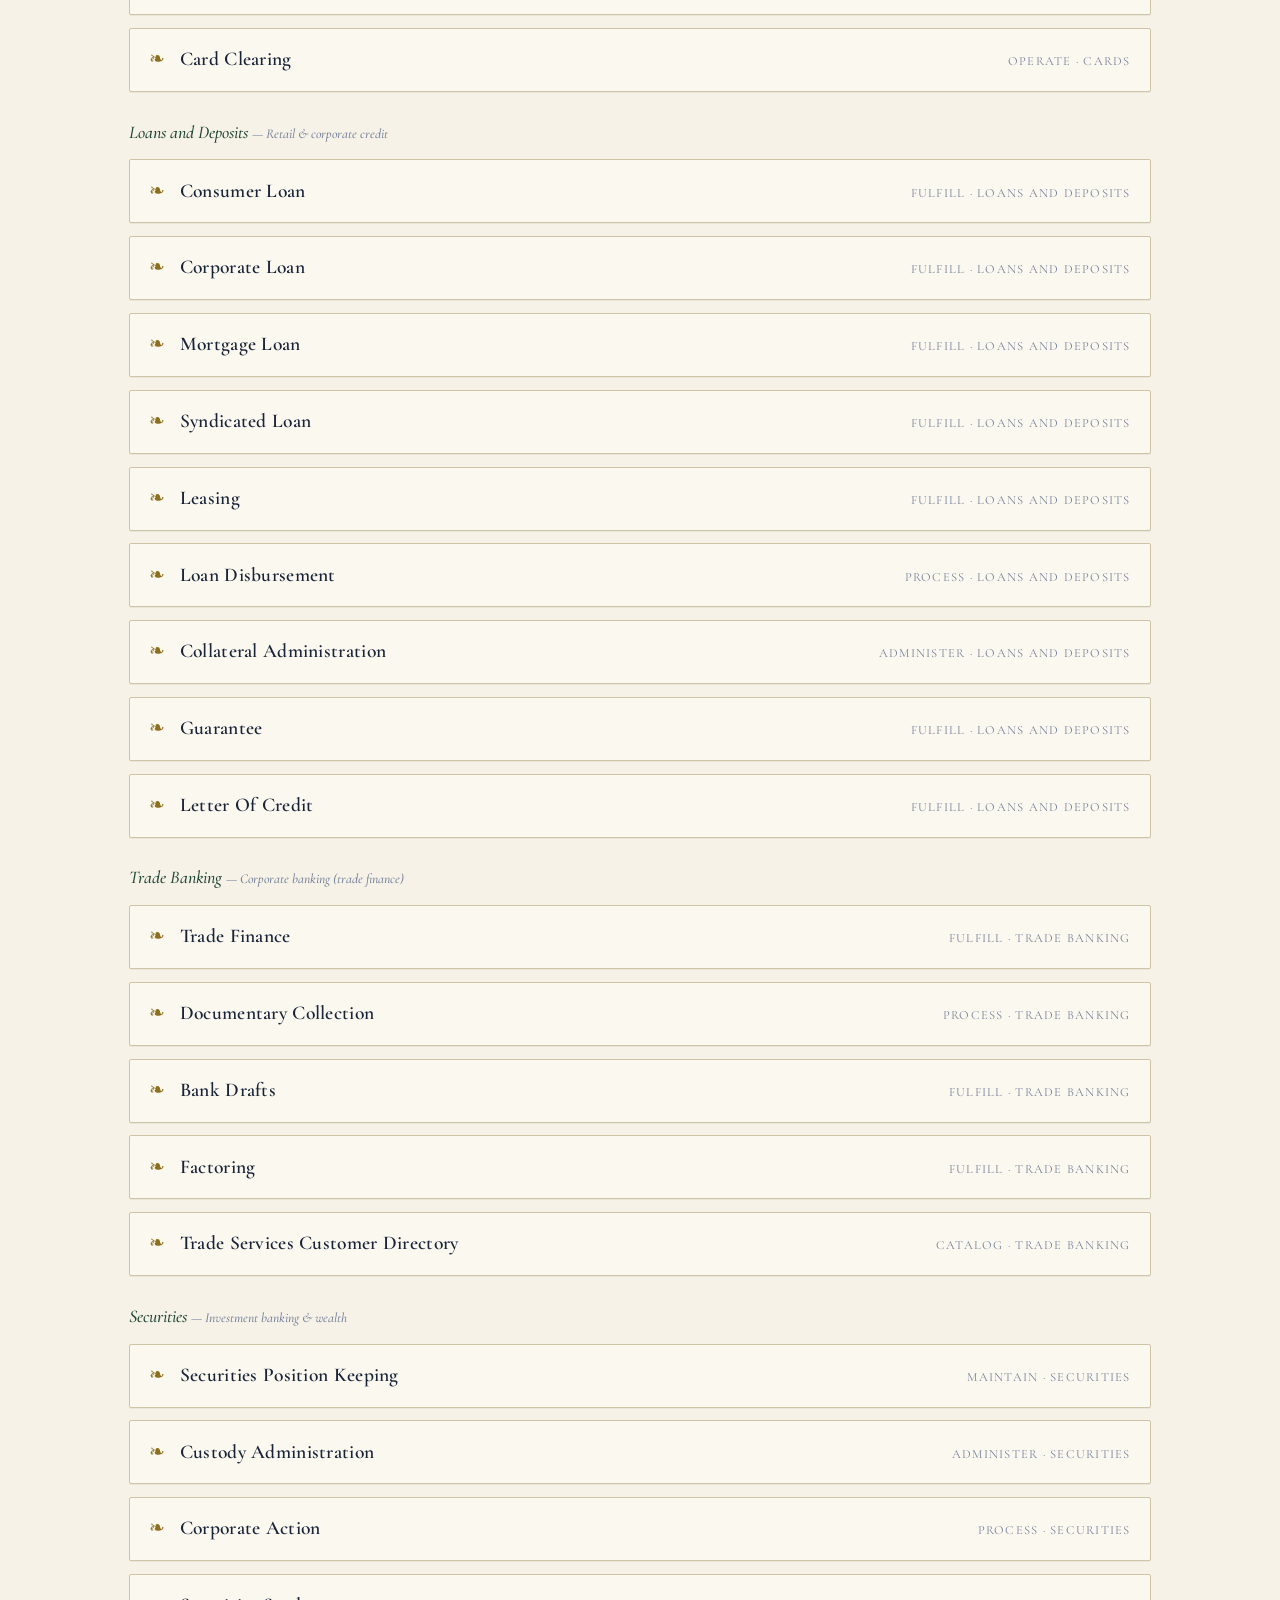
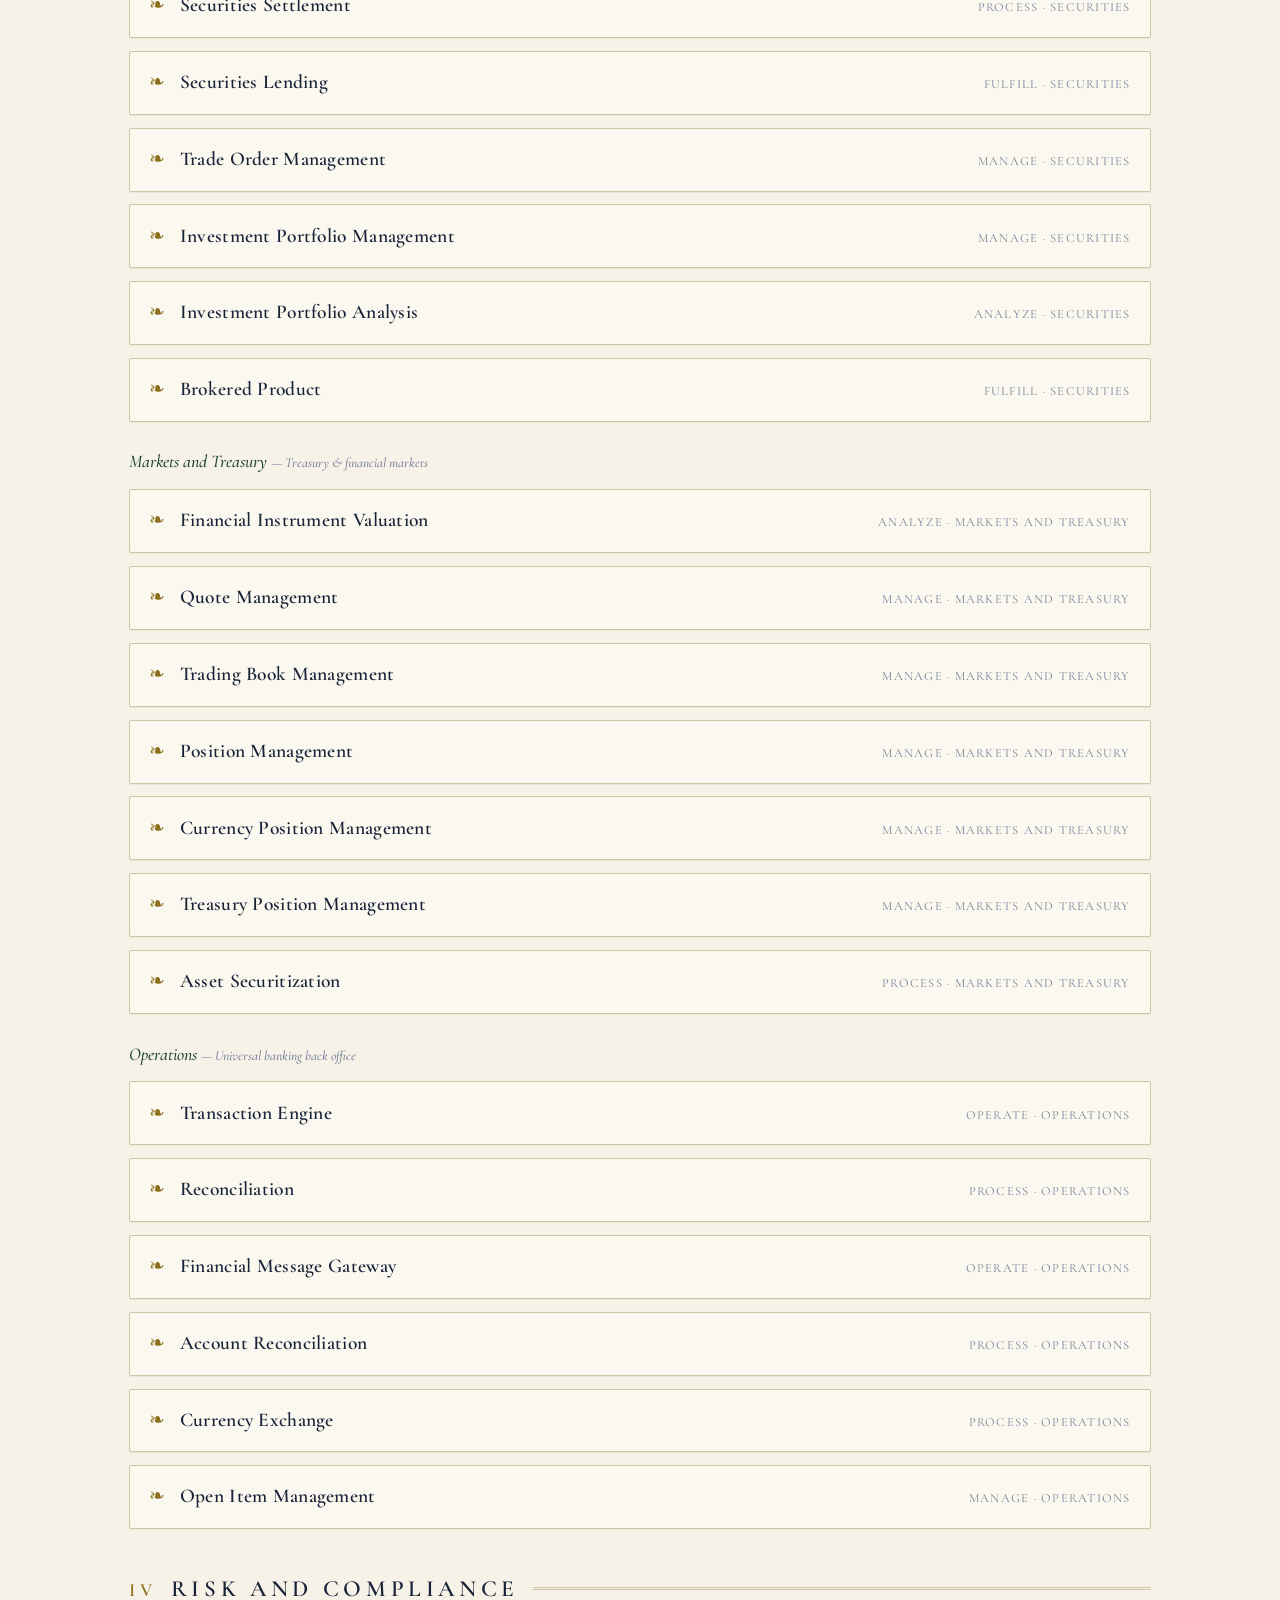
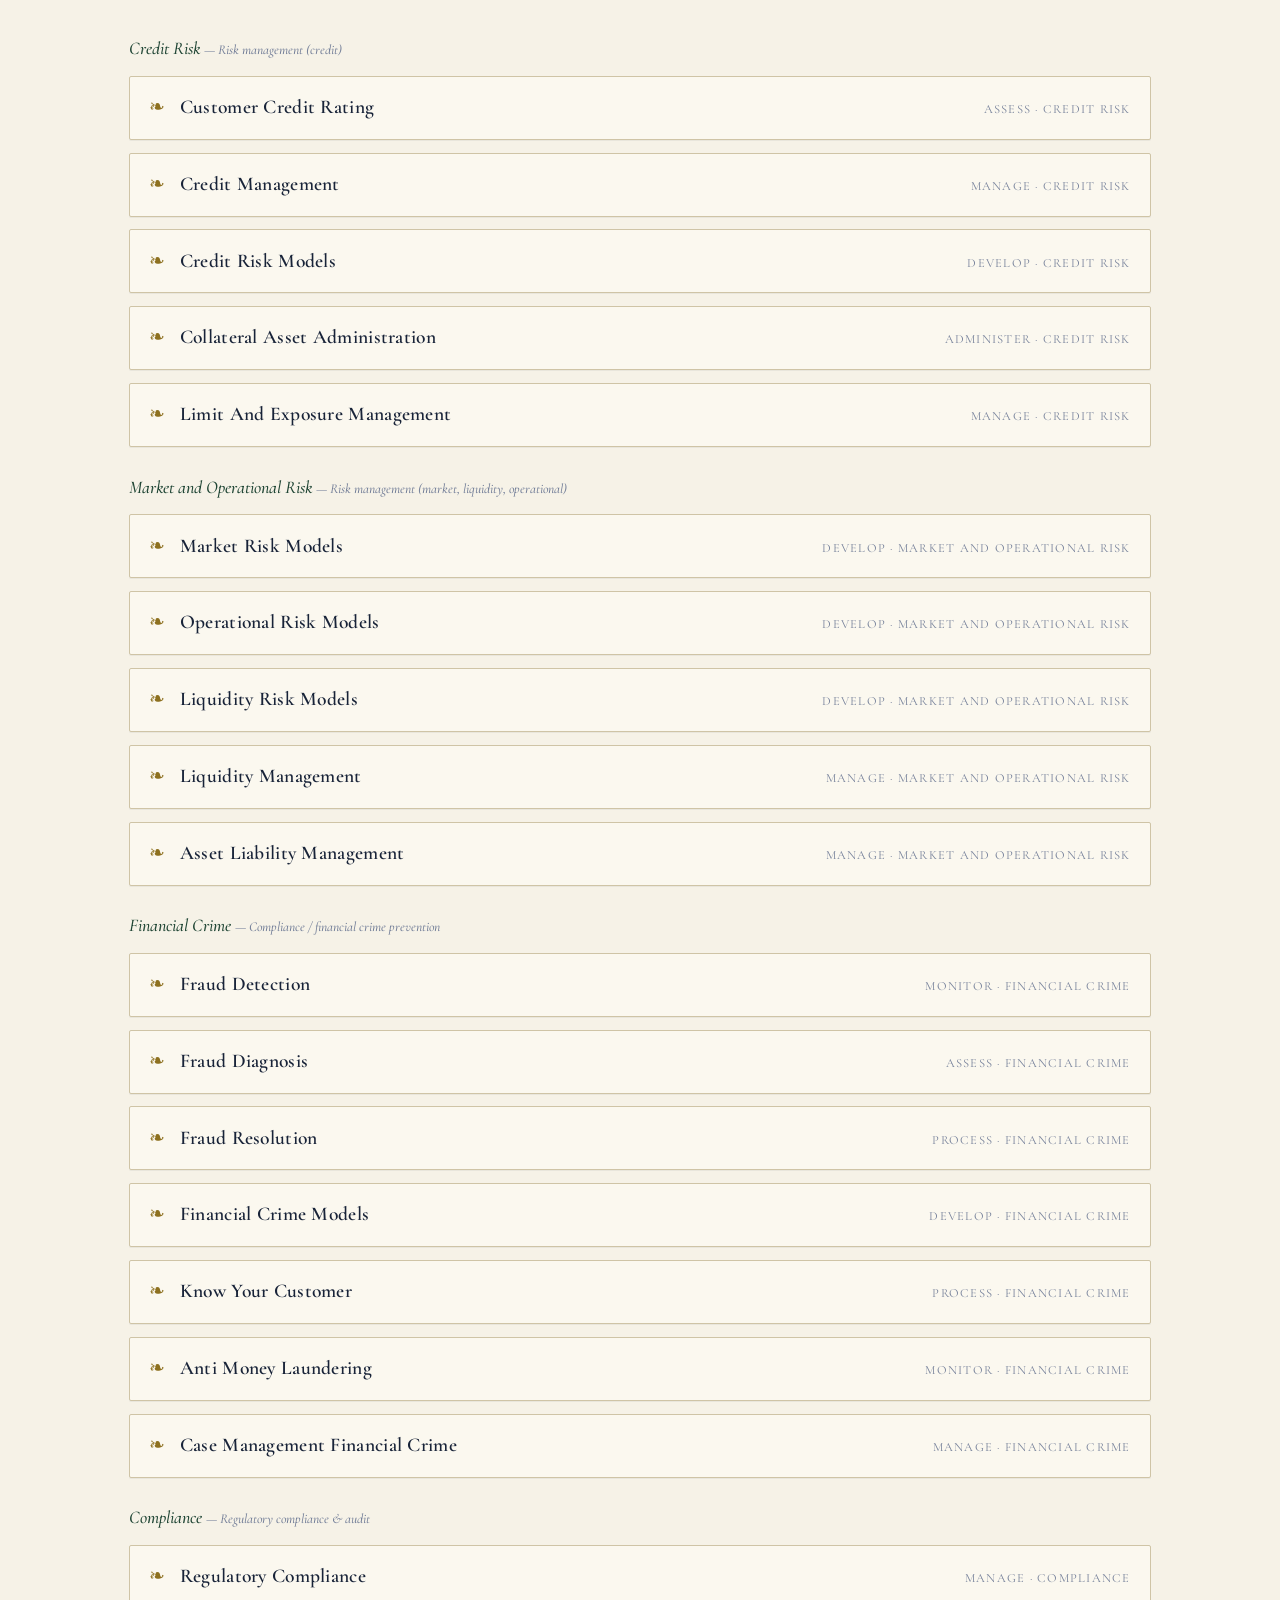
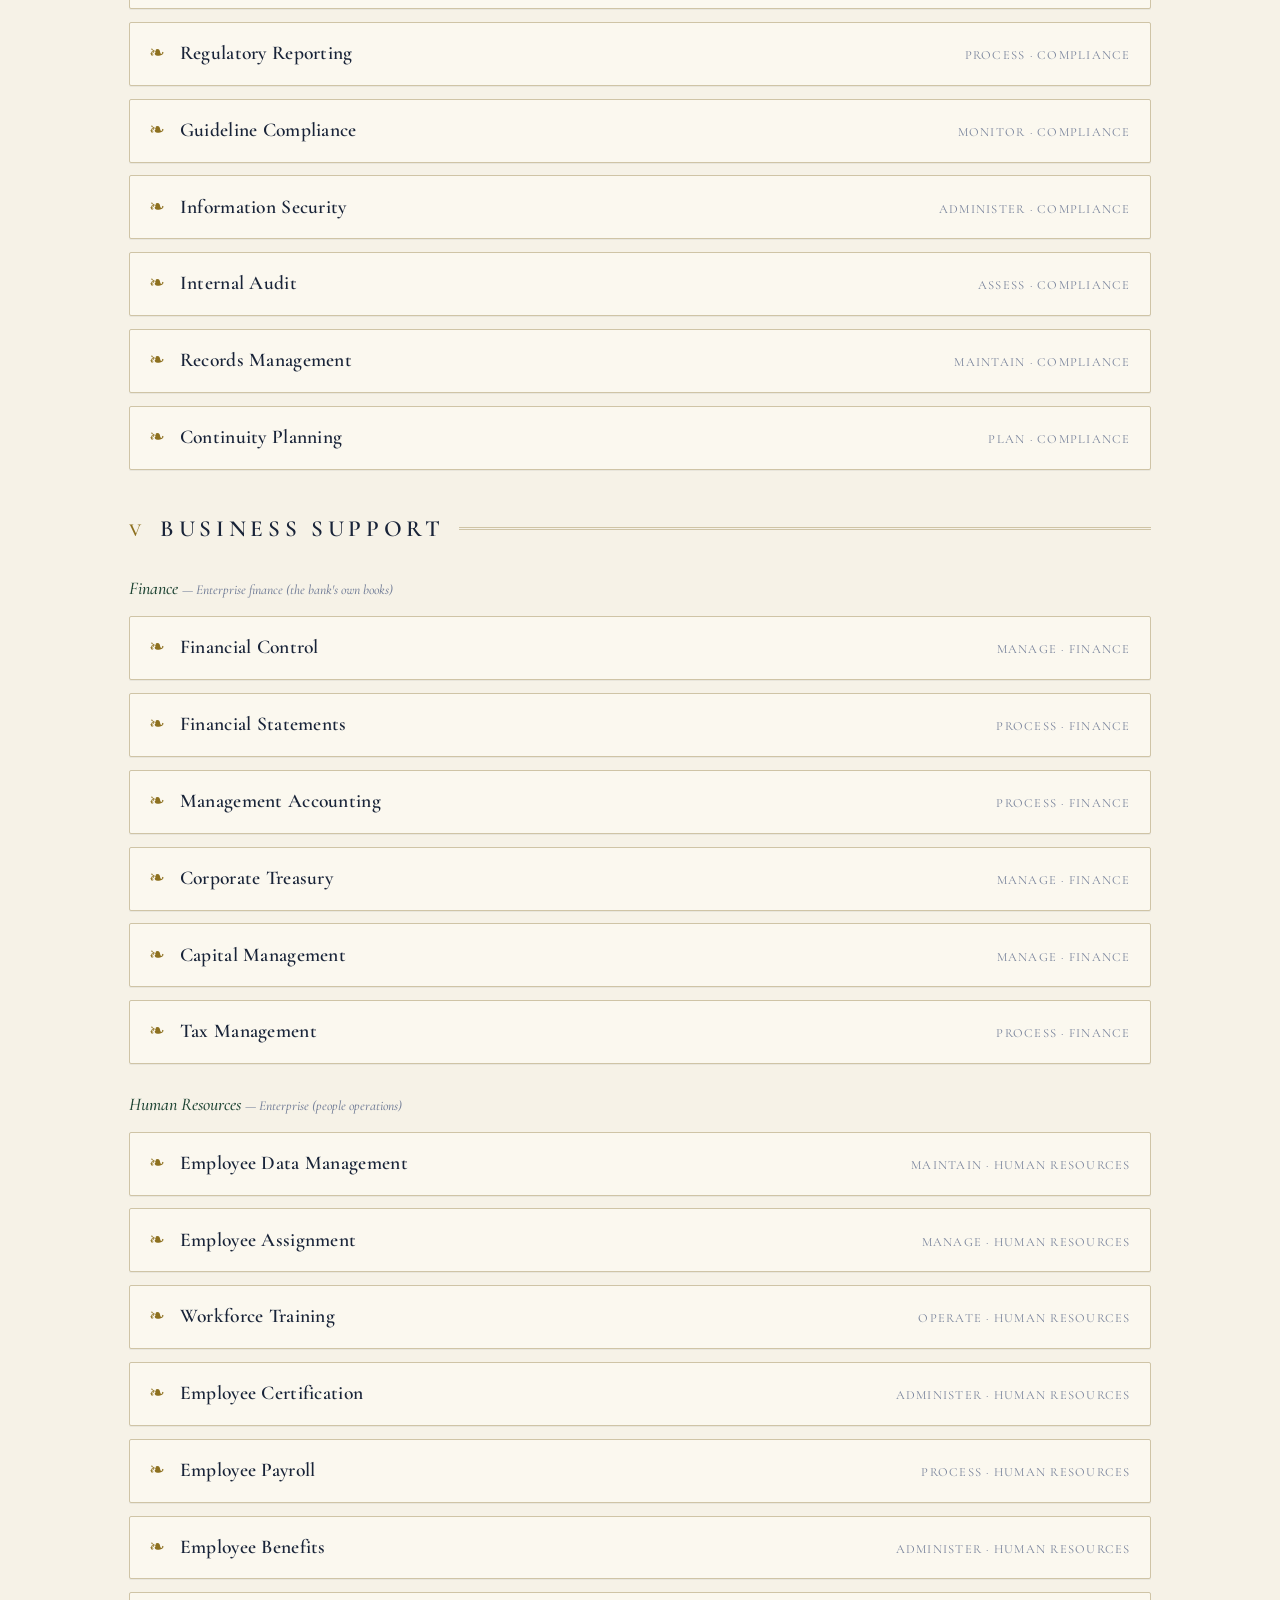
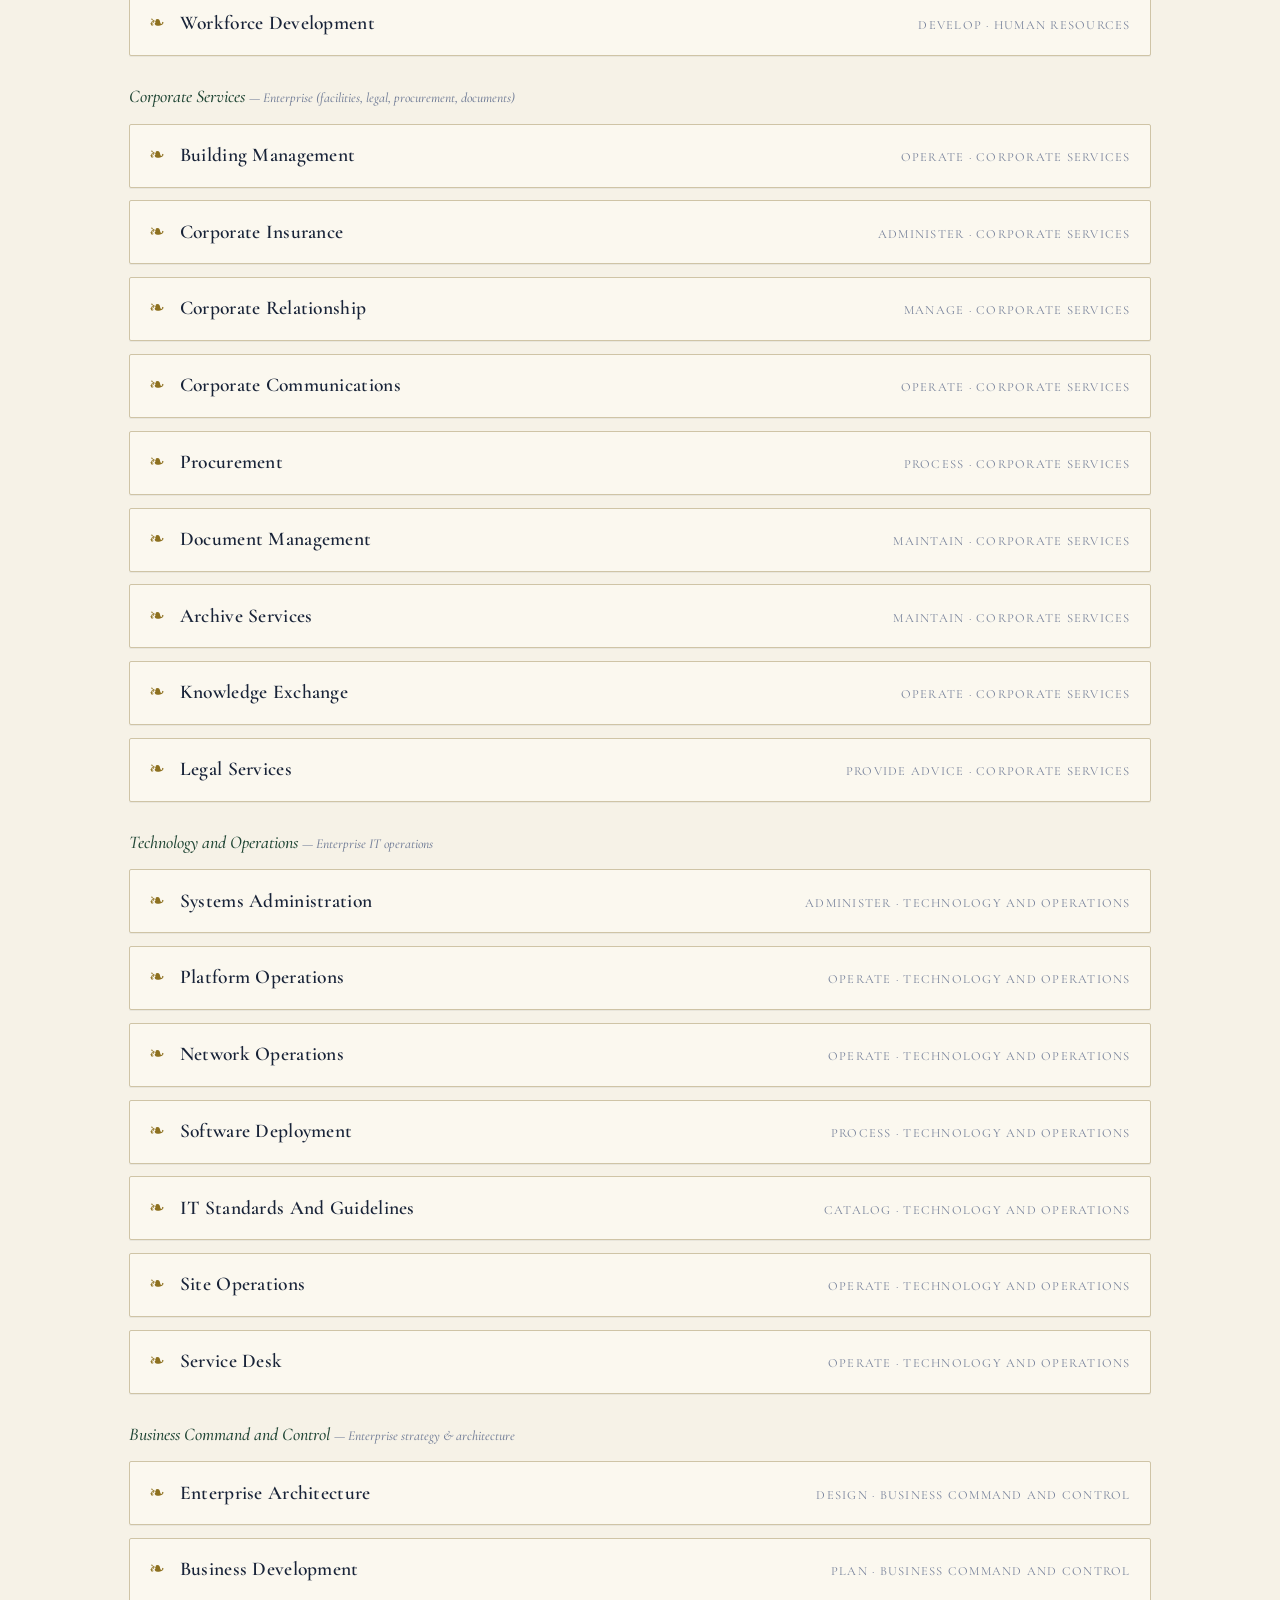
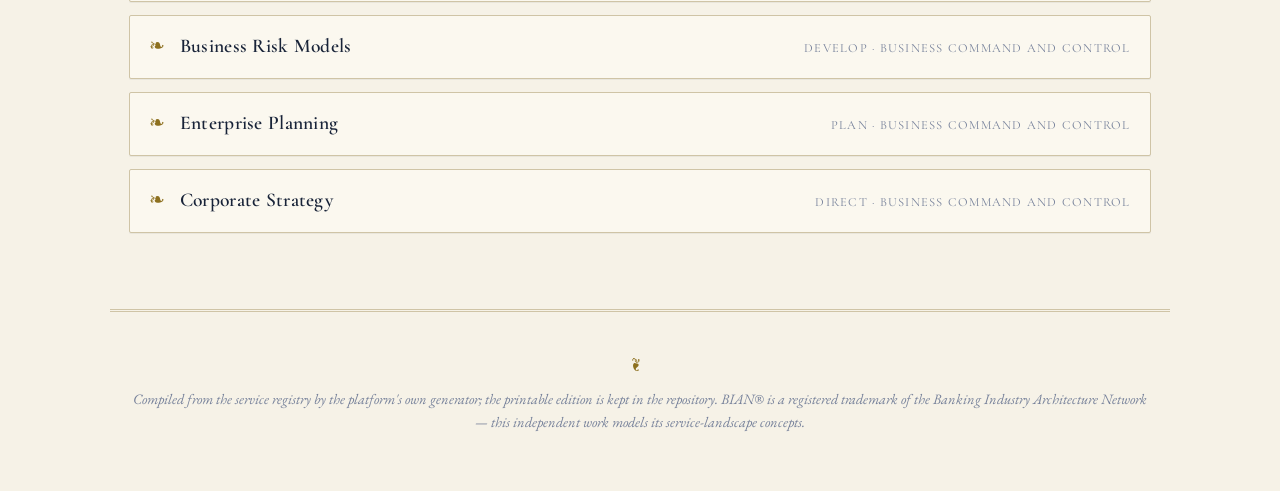
<file: docs-site/catalog.html>
<!DOCTYPE html>
<html lang="en">
<head>
  <meta charset="UTF-8" />
  <meta name="viewport" content="width=device-width, initial-scale=1.0" />
  <title>The Master Catalog — BIAN Platform · 162 Service Domains</title>
  <meta name="description" content="The interactive master catalog: every service domain of the BIAN platform explained — purpose, use cases, banking classification, and backend integrations. Set in the manner of a bank that has stood the test of time." />
  <link rel="preconnect" href="https://fonts.googleapis.com" />
  <link rel="preconnect" href="https://fonts.gstatic.com" crossorigin />
  <link href="https://fonts.googleapis.com/css2?family=Cormorant+Garamond:ital,wght@0,400;0,500;0,600;1,400;1,500&family=EB+Garamond:ital@0;1&family=JetBrains+Mono:wght@400&display=swap" rel="stylesheet" />
  <link rel="stylesheet" href="catalog.css" />

  <!-- SEO:START (idempotent; regenerated as a block) -->
  <meta name="keywords" content="BIAN service domains catalog, core banking capabilities, banking service domain list, BIAN functional patterns, control records, Spring Boot microservices, core banking architecture, banking reference architecture" />
  <meta name="author" content="Sreenivas Sadhu Prabhakara" />
  <meta name="robots" content="index, follow, max-image-preview:large, max-snippet:-1, max-video-preview:-1" />
  <meta name="theme-color" content="#0c1220" />
  <link rel="canonical" href="https://sreenivas-sadhu-prabhakara.github.io/bian-platform/catalog.html" />

  <meta property="og:site_name" content="BIAN Platform" />
  <meta property="og:title" content="The Master Catalog — BIAN Platform" />
  <meta property="og:description" content="The interactive master catalog: every BIAN service domain explained — its purpose, functional pattern, control record, banking classification and backend integrations. 162 domains, searchable." />
  <meta property="og:type" content="website" />
  <meta property="og:url" content="https://sreenivas-sadhu-prabhakara.github.io/bian-platform/catalog.html" />
  <meta property="og:locale" content="en" />
  <meta property="og:image" content="https://sreenivas-sadhu-prabhakara.github.io/bian-platform/assets/og/bian-catalog.png" />
  <meta property="og:image:secure_url" content="https://sreenivas-sadhu-prabhakara.github.io/bian-platform/assets/og/bian-catalog.png" />
  <meta property="og:image:type" content="image/png" />
  <meta property="og:image:width" content="1200" />
  <meta property="og:image:height" content="630" />
  <meta property="og:image:alt" content="The Master Catalog — 162 BIAN service domains." />

  <meta name="twitter:card" content="summary_large_image" />
  <meta name="twitter:title" content="The Master Catalog — BIAN Platform" />
  <meta name="twitter:description" content="Every BIAN service domain — purpose, functional pattern, control record and integrations. 162 domains across 5 business areas, fully searchable." />
  <meta name="twitter:image" content="https://sreenivas-sadhu-prabhakara.github.io/bian-platform/assets/og/bian-catalog.png" />
  <meta name="twitter:image:alt" content="The Master Catalog — 162 BIAN service domains." />

  <link rel="icon" type="image/svg+xml" href="/bian-platform/assets/favicon.svg" />
  <link rel="icon" type="image/png" sizes="32x32" href="/bian-platform/assets/favicon-32.png" />
  <link rel="apple-touch-icon" sizes="180x180" href="/bian-platform/assets/apple-touch-icon.png" />
  <link rel="manifest" href="/bian-platform/site.webmanifest" />

  <script type="application/ld+json">
  {
    "@context": "https://schema.org",
    "@graph": [
      {
        "@type": "CollectionPage",
        "@id": "https://sreenivas-sadhu-prabhakara.github.io/bian-platform/catalog.html#page",
        "url": "https://sreenivas-sadhu-prabhakara.github.io/bian-platform/catalog.html",
        "name": "The Master Catalog — BIAN Platform",
        "description": "An interactive catalog of every BIAN service domain in the platform — its purpose, functional pattern, control record, banking classification and backend integrations.",
        "inLanguage": "en",
        "isPartOf": { "@id": "https://sreenivas-sadhu-prabhakara.github.io/bian-platform/#website" },
        "about": [
          { "@type": "Thing", "name": "BIAN service domains" },
          { "@type": "Thing", "name": "Core banking architecture" }
        ]
      },
      {
        "@type": "WebSite",
        "@id": "https://sreenivas-sadhu-prabhakara.github.io/bian-platform/#website",
        "url": "https://sreenivas-sadhu-prabhakara.github.io/bian-platform/",
        "name": "BIAN Platform"
      },
      {
        "@type": "BreadcrumbList",
        "itemListElement": [
          { "@type": "ListItem", "position": 1, "name": "BIAN Platform", "item": "https://sreenivas-sadhu-prabhakara.github.io/bian-platform/" },
          { "@type": "ListItem", "position": 2, "name": "The Master Catalog", "item": "https://sreenivas-sadhu-prabhakara.github.io/bian-platform/catalog.html" }
        ]
      }
    ]
  }
  </script>
  <!-- SEO:END -->
</head>
<body>

<header class="masthead">
  <a class="mast-name" href="index.html">BIAN <span class="amp">&amp;</span> PLATFORM</a>
  <span class="mast-est">Master Catalog · est. MMXXVI</span>
  <nav class="mast-links">
    <a href="index.html">The Platform</a>
    <a href="https://github.com/Sreenivas-Sadhu-Prabhakara/bian-platform/blob/main/MASTER-CATALOG.md" target="_blank" rel="noopener">Printable Edition</a>
    <a href="https://github.com/Sreenivas-Sadhu-Prabhakara/bian-platform" target="_blank" rel="noopener">Repository</a>
  </nav>
</header>

<section class="front">
  <div class="front-rule"><span class="front-orn">❦ ❦ ❦</span></div>
  <h1>The Master Catalog</h1>
  <p class="sub">Being a complete account of every service domain in the landscape — its purpose, its uses in the business of banking, the line of banking it serves, and the houses with which it transacts.</p>
  <p class="counts" id="front-counts"></p>
</section>

<div class="desk" role="search">
  <input type="search" id="q" placeholder="Search the catalog… (e.g. payment, fraud, loan, custody)" aria-label="Search the catalog" />
  <select id="f-area" aria-label="Business area"><option value="">All business areas</option></select>
  <select id="f-kind" aria-label="Banking type"><option value="">All banking types</option></select>
  <label class="toggle"><input type="checkbox" id="f-deep" /> Deep builds only</label>
  <span class="desk-count" id="count"></span>
</div>

<main class="ledger" id="ledger"></main>

<footer class="colophon">
  <span class="orn">❦</span>
  Compiled from the service registry by the platform's own generator; the printable edition is kept in the repository.
  BIAN® is a registered trademark of the Banking Industry Architecture Network — this independent work models its service-landscape concepts.
</footer>

<script src="catalog-data.js"></script>
<script src="catalog.js"></script>
</body>
</html>
</file>
<file: docs-site/styles.css>
/* ════════════════════════════════════════════════════════════════
   BIAN Platform docs — "private-bank mission control"
   Dark ink-navy, ledger gold accent, grotesk display + mono data.
   ════════════════════════════════════════════════════════════════ */
:root {
  --bg:        #0c1220;
  --bg-2:      #101a2e;
  --panel:     #16223a;
  --panel-2:   #1c2b48;
  --line:      #27375a;
  --ink:       #e9edf5;
  --ink-dim:   #9aa7c0;
  --ink-faint: #66738f;
  --gold:      #d9a93d;
  --gold-soft: #f0c869;
  --green:     #3fbf8f;
  --red:       #e0604f;
  --blue:      #5b8dd9;
  --mono: "Spline Sans Mono", ui-monospace, Menlo, monospace;
  --sans: "Archivo", -apple-system, "Helvetica Neue", sans-serif;
  --maxw: 1140px;
  --r: 12px;
}
* { box-sizing: border-box; }
html { scroll-behavior: smooth; scroll-padding-top: 76px; }
body {
  margin: 0; background: var(--bg); color: var(--ink);
  font-family: var(--sans); font-size: 16.5px; line-height: 1.6;
  -webkit-font-smoothing: antialiased;
}
body::before { /* ledger grid */
  content: ""; position: fixed; inset: 0; pointer-events: none; opacity: .35; z-index: 0;
  background-image:
    linear-gradient(rgba(91,141,217,.05) 1px, transparent 1px),
    linear-gradient(90deg, rgba(91,141,217,.05) 1px, transparent 1px);
  background-size: 44px 44px;
}
main, header, footer { position: relative; z-index: 1; }
a { color: var(--gold-soft); text-decoration: none; }
a:hover { text-decoration: underline; }
code { font-family: var(--mono); font-size: .85em; background: var(--panel); border: 1px solid var(--line); border-radius: 5px; padding: .1em .4em; color: var(--gold-soft); }
h2 { font-size: clamp(1.7rem, 4.5vw, 2.6rem); font-weight: 800; letter-spacing: -.02em; margin: 0 0 .9rem; display: flex; gap: .8rem; align-items: baseline; }
h2 .no { font-family: var(--mono); font-size: .85rem; color: var(--gold); border: 1px solid var(--gold); border-radius: 6px; padding: .12rem .45rem; }
h3 { font-weight: 700; font-size: 1.25rem; margin: 0 0 .6rem; }
h3 small { color: var(--ink-faint); font-weight: 500; font-size: .75em; margin-left: .5rem; }
.intro { color: var(--ink-dim); max-width: 62ch; margin: 0 0 1.8rem; }

/* top bar */
.top {
  position: sticky; top: 0; z-index: 50; display: flex; align-items: center; gap: 1.2rem;
  padding: .75rem clamp(1rem, 4vw, 2.2rem);
  background: rgba(12,18,32,.86); backdrop-filter: blur(10px);
  border-bottom: 1px solid var(--line);
}
.brand { font-weight: 900; letter-spacing: .14em; font-size: .95rem; color: var(--ink); }
.brand-tick { color: var(--gold); }
.nav { display: flex; gap: clamp(.6rem, 1.6vw, 1.3rem); flex-wrap: wrap; margin-left: auto; }
.nav a { font-family: var(--mono); font-size: .76rem; color: var(--ink-dim); }
.nav a:hover { color: var(--gold-soft); text-decoration: none; }
.gh { font-family: var(--mono); font-size: .76rem; border: 1px solid var(--line); border-radius: 7px; padding: .3rem .7rem; color: var(--ink); }
.gh:hover { border-color: var(--gold); text-decoration: none; }
@media (max-width: 900px) { .nav { display: none; } }

/* hero */
.hero { max-width: var(--maxw); margin: 0 auto; padding: clamp(3rem, 8vw, 5.5rem) clamp(1rem, 4vw, 2.2rem) 3rem; }
.hero-eyebrow { font-family: var(--mono); font-size: .76rem; letter-spacing: .18em; color: var(--gold); margin: 0 0 1rem; }
.hero h1 { font-size: clamp(2.6rem, 8vw, 5.2rem); font-weight: 900; line-height: 1.02; letter-spacing: -.03em; margin: 0 0 1.2rem; }
.accent { color: var(--gold); }
.hero-sub { max-width: 56ch; color: var(--ink-dim); font-size: clamp(1rem, 2.2vw, 1.18rem); margin: 0 0 2.4rem; }
.statline { display: grid; grid-template-columns: repeat(5, 1fr); gap: 1px; background: var(--line); border: 1px solid var(--line); border-radius: var(--r); overflow: hidden; }
.stat { background: var(--panel); padding: 1.1rem 1rem; }
.stat b { display: block; font-size: clamp(1.6rem, 4vw, 2.4rem); font-weight: 900; color: var(--gold-soft); font-variant-numeric: tabular-nums; }
.stat span { font-family: var(--mono); font-size: .68rem; color: var(--ink-faint); line-height: 1.4; }
@media (max-width: 760px) { .statline { grid-template-columns: repeat(2, 1fr); } }

/* bands */
.band { max-width: var(--maxw); margin: 0 auto; padding: clamp(2.6rem, 6vw, 4.2rem) clamp(1rem, 4vw, 2.2rem); border-top: 1px solid var(--line); }
.band-alt { background: linear-gradient(180deg, var(--bg-2), transparent); }

/* journey */
.journey { display: grid; grid-template-columns: 300px 1fr; gap: 1.2rem; align-items: start; }
@media (max-width: 820px) { .journey { grid-template-columns: 1fr; } }
.journey-steps { display: flex; flex-direction: column; gap: .45rem; }
.jstep {
  text-align: left; cursor: pointer; font-family: var(--mono); font-size: .82rem;
  background: var(--panel); color: var(--ink-dim); border: 1px solid var(--line);
  border-radius: 9px; padding: .7rem .9rem; transition: .15s;
}
.jstep:hover { border-color: var(--gold); color: var(--ink); }
.jstep.active { background: var(--panel-2); border-color: var(--gold); color: var(--gold-soft); }
.jstep .jno { color: var(--gold); margin-right: .5rem; }
.journey-detail { background: var(--panel); border: 1px solid var(--line); border-radius: var(--r); padding: 1.4rem 1.5rem; min-height: 220px; position: sticky; top: 86px; }
.journey-detail h4 { margin: 0 0 .6rem; font-size: 1.15rem; color: var(--gold-soft); }
.journey-detail p { margin: 0 0 .8rem; color: var(--ink-dim); font-size: .95rem; }
.journey-detail code { font-size: .8em; }

/* architecture */
.arch { display: grid; grid-template-columns: 1.15fr .85fr; gap: 1.2rem; align-items: start; }
@media (max-width: 880px) { .arch { grid-template-columns: 1fr; } }
.arch-diagram { display: flex; flex-direction: column; gap: .5rem; }
.arch-layer {
  cursor: pointer; width: 100%; text-align: center; font-family: var(--mono); font-size: .85rem;
  background: var(--panel); color: var(--ink); border: 1px solid var(--line); border-radius: 10px;
  padding: .85rem .8rem; transition: .15s;
}
.arch-layer small { display: block; color: var(--ink-faint); font-size: .72rem; margin-top: .2rem; }
.arch-layer:hover, .arch-layer.active { border-color: var(--gold); background: var(--panel-2); }
.arch-ns-row { display: grid; grid-template-columns: repeat(5, 1fr); gap: .4rem; }
.arch-layer.ns { font-size: .62rem; padding: .55rem .25rem; }
.arch-layer.ns small { font-size: .8rem; color: var(--gold-soft); }
@media (max-width: 680px) { .arch-ns-row { grid-template-columns: repeat(2, 1fr); } }
.arch-detail { background: var(--panel); border: 1px solid var(--line); border-radius: var(--r); padding: 1.3rem 1.4rem; min-height: 180px; position: sticky; top: 86px; }
.arch-detail h4 { margin: 0 0 .5rem; color: var(--gold-soft); }
.arch-detail p, .arch-detail li { color: var(--ink-dim); font-size: .93rem; }
.arch-detail ul { padding-left: 1.1rem; margin: .4rem 0; }
.netflix { margin-top: 2.2rem; }
.netflix-grid { display: grid; grid-template-columns: repeat(auto-fit, minmax(190px, 1fr)); gap: .5rem; }
.netflix-grid div { font-family: var(--mono); font-size: .78rem; color: var(--ink-dim); background: var(--panel); border: 1px solid var(--line); border-radius: 8px; padding: .6rem .8rem; }
.netflix-grid span { color: var(--red); }

/* explorer */
.explorer-controls { display: flex; gap: .6rem; flex-wrap: wrap; align-items: center; margin-bottom: .6rem; }
.explorer-controls input[type="search"], .explorer-controls select {
  background: var(--panel); color: var(--ink); border: 1px solid var(--line); border-radius: 8px;
  font-family: var(--mono); font-size: .82rem; padding: .6rem .8rem;
}
.explorer-controls input[type="search"] { flex: 1; min-width: 240px; }
.ex-deep { font-family: var(--mono); font-size: .78rem; color: var(--ink-dim); display: inline-flex; align-items: center; gap: .4rem; }
.ex-deep input { accent-color: var(--gold); }
.ex-count { font-family: var(--mono); font-size: .74rem; color: var(--ink-faint); margin: 0 0 .6rem; }
.ex-table-wrap { border: 1px solid var(--line); border-radius: var(--r); overflow: auto; max-height: 540px; }
.ex-table { width: 100%; border-collapse: collapse; font-size: .85rem; }
.ex-table th {
  position: sticky; top: 0; background: var(--panel-2); color: var(--gold-soft);
  font-family: var(--mono); font-size: .7rem; text-transform: uppercase; letter-spacing: .06em;
  text-align: left; padding: .7rem .9rem; border-bottom: 1px solid var(--line);
}
.ex-table td { padding: .55rem .9rem; border-bottom: 1px solid rgba(39,55,90,.5); vertical-align: top; }
.ex-table tbody tr:hover { background: var(--panel); }
.ex-table .sd-name { font-weight: 600; color: var(--ink); }
.ex-table .dim { color: var(--ink-faint); font-size: .78rem; font-family: var(--mono); }
.badge-deep { font-family: var(--mono); font-size: .62rem; color: #0c1220; background: var(--gold); border-radius: 4px; padding: .1rem .35rem; margin-left: .45rem; vertical-align: middle; }
.repo-link { font-family: var(--mono); font-size: .74rem; }

/* deep grid */
.deep-grid { display: grid; grid-template-columns: repeat(auto-fill, minmax(330px, 1fr)); gap: 1rem; }
.deep-card { background: var(--panel); border: 1px solid var(--line); border-radius: var(--r); padding: 1.2rem 1.3rem; }
.deep-card h4 { margin: 0 0 .2rem; font-size: 1.1rem; }
.deep-card .cr { font-family: var(--mono); font-size: .68rem; color: var(--ink-faint); margin: 0 0 .7rem; }
.deep-card ul { margin: 0 0 .9rem; padding-left: 1.05rem; color: var(--ink-dim); font-size: .87rem; }
.deep-card li { margin-bottom: .3rem; }
.deep-card pre { margin: 0; }

/* code blocks */
pre {
  position: relative; background: #0a0f1b; border: 1px solid var(--line); border-left: 3px solid var(--gold);
  border-radius: 9px; padding: .85rem 1rem; overflow-x: auto;
  font-family: var(--mono); font-size: .74rem; line-height: 1.55; color: #d6deee;
}
pre code { background: transparent; border: 0; padding: 0; color: inherit; font-size: 1em; }
.copy-btn {
  position: absolute; top: .45rem; right: .45rem; cursor: pointer;
  font-family: var(--mono); font-size: .64rem; color: var(--ink-dim);
  background: var(--panel); border: 1px solid var(--line); border-radius: 5px; padding: .2rem .5rem;
}
.copy-btn:hover { color: var(--gold-soft); border-color: var(--gold); }
.copy-btn.ok { color: #0c1220; background: var(--gold); border-color: var(--gold); }

/* flows */
.flow { background: var(--panel); border: 1px solid var(--line); border-radius: var(--r); padding: 1.4rem 1.5rem; margin-bottom: 1.2rem; }
.flow p { color: var(--ink-dim); font-size: .92rem; margin: .2rem 0 1rem; }
.btn {
  cursor: pointer; font-family: var(--mono); font-size: .8rem; font-weight: 600;
  background: var(--gold); color: #0c1220; border: 1px solid var(--gold); border-radius: 8px; padding: .55rem 1rem;
}
.btn:hover { background: var(--gold-soft); }
.btn.ghost { background: transparent; color: var(--ink-dim); border-color: var(--line); }
.btn.ghost:hover { color: var(--ink); border-color: var(--ink-dim); }
.saga-controls { display: flex; gap: .6rem; flex-wrap: wrap; margin-bottom: 1rem; }
.saga-controls select { background: var(--panel-2); color: var(--ink); border: 1px solid var(--line); border-radius: 8px; font-family: var(--mono); font-size: .8rem; padding: .5rem .7rem; }
.saga-track { display: flex; gap: .5rem; flex-wrap: wrap; }
.saga-node {
  flex: 1; min-width: 130px; text-align: center; font-family: var(--mono); font-size: .72rem;
  border: 1px dashed var(--line); border-radius: 9px; padding: .8rem .5rem; color: var(--ink-faint);
  transition: .2s;
}
.saga-node b { display: block; font-size: .82rem; margin-bottom: .25rem; }
.saga-node.on { border-style: solid; border-color: var(--blue); color: var(--ink); background: rgba(91,141,217,.08); }
.saga-node.good { border-color: var(--green); color: var(--green); background: rgba(63,191,143,.08); }
.saga-node.bad { border-color: var(--red); color: var(--red); background: rgba(224,96,79,.08); }
.saga-msg { font-family: var(--mono); font-size: .78rem; margin-top: .9rem; color: var(--ink-dim); min-height: 1.4em; }

.fraud-calc, .kyc-calc { display: grid; grid-template-columns: 1fr 1fr; gap: 1.2rem; align-items: start; }
@media (max-width: 720px) { .fraud-calc, .kyc-calc { grid-template-columns: 1fr; } }
.fraud-inputs label, .kyc-inputs label { display: block; font-size: .88rem; color: var(--ink-dim); margin-bottom: .9rem; }
.fraud-inputs input[type="number"] {
  display: block; width: 100%; margin-top: .35rem; background: var(--panel-2); color: var(--ink);
  border: 1px solid var(--line); border-radius: 8px; font-family: var(--mono); font-size: .95rem; padding: .55rem .7rem;
}
.fraud-inputs small { display: block; font-family: var(--mono); font-size: .68rem; color: var(--ink-faint); margin-top: .3rem; }
.fr-check { display: flex !important; gap: .5rem; align-items: flex-start; cursor: pointer; }
.fr-check input { accent-color: var(--gold); margin-top: .2rem; }
.fraud-result, .kyc-result { background: var(--panel-2); border: 1px solid var(--line); border-radius: var(--r); padding: 1.1rem 1.2rem; font-family: var(--mono); font-size: .82rem; }
.score-big { font-size: 2.4rem; font-weight: 900; font-variant-numeric: tabular-nums; }
.score-big.alert { color: var(--red); }
.score-big.clean { color: var(--green); }
.rule-line { display: flex; justify-content: space-between; border-bottom: 1px dashed var(--line); padding: .3rem 0; color: var(--ink-dim); }
.rule-line.hit { color: var(--gold-soft); }
.verdict { margin-top: .7rem; font-weight: 600; }
.kyc-outcome { font-size: 1.5rem; font-weight: 900; margin-bottom: .5rem; }
.kyc-outcome.approved { color: var(--green); }
.kyc-outcome.rejected { color: var(--red); }
.kyc-outcome.referred { color: var(--gold-soft); }

/* timeline */
.timeline { display: flex; flex-direction: column; gap: .9rem; }
.phase { background: var(--panel); border: 1px solid var(--line); border-radius: var(--r); padding: 1.1rem 1.3rem; }
.phase h4 { margin: 0 0 .5rem; display: flex; align-items: center; gap: .6rem; flex-wrap: wrap; }
.phase ul { margin: 0; padding-left: 1.1rem; color: var(--ink-dim); font-size: .88rem; columns: 2; column-gap: 2rem; }
@media (max-width: 720px) { .phase ul { columns: 1; } }
.phase li { margin-bottom: .3rem; break-inside: avoid; }
.pill { font-family: var(--mono); font-size: .62rem; font-weight: 600; border-radius: 5px; padding: .12rem .45rem; vertical-align: middle; }
.pill.run { background: rgba(63,191,143,.15); color: var(--green); border: 1px solid var(--green); }
.pill.staged { background: rgba(217,169,61,.12); color: var(--gold-soft); border: 1px solid var(--gold); }
.pill.planned { background: rgba(154,167,192,.1); color: var(--ink-dim); border: 1px solid var(--line); }
.legend { font-size: .82rem; color: var(--ink-faint); margin-top: 1rem; }

/* run */
.run-grid { display: grid; grid-template-columns: 1fr 1fr; gap: 1rem; }
@media (max-width: 760px) { .run-grid { grid-template-columns: 1fr; } }
.run-card { background: var(--panel); border: 1px solid var(--line); border-radius: var(--r); padding: 1.1rem 1.2rem; }
.run-card h3 { font-size: 1rem; }
.run-note { color: var(--ink-faint); font-size: .85rem; margin-top: 1.4rem; max-width: 80ch; }

/* footer */
.foot { max-width: var(--maxw); margin: 0 auto; padding: 2.6rem clamp(1rem, 4vw, 2.2rem) 3.4rem; border-top: 1px solid var(--line); color: var(--ink-dim); font-size: .85rem; }
.foot-dim { color: var(--ink-faint); font-size: .76rem; font-family: var(--mono); }

/* faq */
.faq-intro { color: var(--ink-dim); max-width: 62ch; margin: 0 0 1.4rem; }
.faq { max-width: 74ch; }
.faq details { background: var(--panel); border: 1px solid var(--line); border-left: 3px solid var(--gold); border-radius: 8px; margin-bottom: .7rem; }
.faq summary { list-style: none; cursor: pointer; position: relative; padding: .95rem 2.6rem .95rem 1.1rem; font-weight: 600; font-size: 1.05rem; color: var(--ink); }
.faq summary::-webkit-details-marker { display: none; }
.faq summary::after { content: "+"; position: absolute; right: 1.1rem; top: 50%; transform: translateY(-50%); font-family: var(--mono); color: var(--gold); font-size: 1.3rem; }
.faq details[open] summary::after { content: "\2013"; }
.faq .a { padding: 0 1.1rem 1.1rem; color: var(--ink-dim); max-width: 72ch; }
.faq .a strong { color: var(--ink); }

@media (prefers-reduced-motion: reduce) { * { transition: none !important; scroll-behavior: auto !important; } }
</file>
<file: docs-site/catalog.css>
/* ════════════════════════════════════════════════════════════════
   The Master Catalog — set like the ledger of a bank that has stood
   for a century and a half. Ivory stock, oxford-navy ink, antique
   gold hairlines, engraved serifs, letter-spaced small caps.
   Restraint is the theme: nothing glows, nothing bounces.
   ════════════════════════════════════════════════════════════════ */
:root {
  --paper:   #f6f2e7;   /* aged ivory stock */
  --paper-2: #efe9d8;
  --card:    #fbf8ef;
  --ink:     #182338;   /* oxford navy */
  --ink-2:   #41506b;
  --ink-3:   #76819a;
  --rule:    #cfc4a6;   /* faded gold-beige hairline */
  --gold:    #8d701f;   /* antique gold — used sparingly */
  --hunter:  #1f4534;   /* hunter green: secondary seal */
  --wine:    #5e2233;   /* burgundy: tertiary */
  --serif-d: "Cormorant Garamond", "Times New Roman", serif;
  --serif-b: "EB Garamond", Georgia, serif;
  --mono:    "JetBrains Mono", ui-monospace, monospace;
  --maxw: 1060px;
}
* { box-sizing: border-box; }
html { scroll-behavior: smooth; scroll-padding-top: 90px; }
body {
  margin: 0; background: var(--paper); color: var(--ink);
  font-family: var(--serif-b); font-size: 18.5px; line-height: 1.62;
  -webkit-font-smoothing: antialiased;
}
/* laid-paper texture */
body::before {
  content: ""; position: fixed; inset: 0; pointer-events: none; z-index: 999; opacity: .05;
  background-image: url("data:image/svg+xml,%3Csvg xmlns='http://www.w3.org/2000/svg' width='100' height='100'%3E%3Cfilter id='n'%3E%3CfeTurbulence type='fractalNoise' baseFrequency='0.8' numOctaves='2'/%3E%3C/filter%3E%3Crect width='100%25' height='100%25' filter='url(%23n)'/%3E%3C/svg%3E");
}
a { color: var(--hunter); text-decoration-thickness: 1px; text-underline-offset: 3px; }
a:hover { color: var(--gold); }
code { font-family: var(--mono); font-size: .78em; color: var(--wine); background: transparent; }

/* ── masthead ─────────────────────────────────────────────── */
.masthead {
  position: sticky; top: 0; z-index: 60;
  background: rgba(246,242,231,.95); backdrop-filter: blur(6px);
  border-bottom: 3px double var(--rule);
  padding: .8rem clamp(1rem, 4vw, 2.5rem);
  display: flex; align-items: baseline; gap: 1.4rem; flex-wrap: wrap;
}
.mast-name {
  font-family: var(--serif-d); font-weight: 600; font-size: 1.18rem;
  letter-spacing: .22em; text-transform: uppercase; color: var(--ink);
  text-decoration: none;
}
.mast-name .amp { color: var(--gold); }
.mast-est { font-family: var(--serif-d); font-style: italic; font-size: .85rem; color: var(--ink-3); }
.mast-links { margin-left: auto; display: flex; gap: 1.2rem; }
.mast-links a {
  font-family: var(--serif-d); font-size: .8rem; letter-spacing: .14em;
  text-transform: uppercase; color: var(--ink-2); text-decoration: none;
  border-bottom: 1px solid transparent;
}
.mast-links a:hover { color: var(--gold); border-bottom-color: var(--gold); }

/* ── frontispiece ─────────────────────────────────────────── */
.front { max-width: var(--maxw); margin: 0 auto; text-align: center; padding: clamp(2.8rem, 7vw, 4.6rem) 1.2rem 2.2rem; }
.front-rule { display: flex; align-items: center; gap: 1rem; color: var(--gold); margin: 0 auto 1.6rem; max-width: 420px; }
.front-rule::before, .front-rule::after { content: ""; flex: 1; border-top: 1px solid var(--rule); }
.front-orn { font-size: 1rem; letter-spacing: .4em; }
.front h1 {
  font-family: var(--serif-d); font-weight: 600;
  font-size: clamp(2.6rem, 7vw, 4.6rem); line-height: 1.04; letter-spacing: .01em;
  margin: 0 0 1rem;
}
.front .sub {
  font-style: italic; color: var(--ink-2); max-width: 56ch; margin: 0 auto 1.6rem;
  font-size: clamp(1rem, 2.2vw, 1.2rem);
}
.front .counts {
  font-family: var(--serif-d); letter-spacing: .18em; text-transform: uppercase;
  font-size: .82rem; color: var(--ink-3);
}
.front .counts b { color: var(--gold); font-weight: 600; }

/* ── the desk (controls) ──────────────────────────────────── */
.desk {
  position: sticky; top: 58px; z-index: 50;
  max-width: var(--maxw); margin: 0 auto; padding: .9rem 1.2rem;
  background: var(--paper); border-top: 1px solid var(--rule); border-bottom: 1px solid var(--rule);
  display: flex; gap: .7rem; flex-wrap: wrap; align-items: center;
}
.desk input[type="search"], .desk select {
  font-family: var(--serif-b); font-size: .95rem; color: var(--ink);
  background: var(--card); border: 1px solid var(--rule); border-radius: 2px;
  padding: .55rem .8rem;
}
.desk input[type="search"] { flex: 1; min-width: 230px; }
.desk input[type="search"]:focus, .desk select:focus { outline: none; border-color: var(--gold); }
.desk .toggle {
  font-family: var(--serif-d); font-size: .78rem; letter-spacing: .12em; text-transform: uppercase;
  color: var(--ink-2); display: inline-flex; gap: .45rem; align-items: center; cursor: pointer;
}
.desk .toggle input { accent-color: var(--hunter); }
.desk-count { font-family: var(--serif-d); font-style: italic; font-size: .85rem; color: var(--ink-3); margin-left: auto; }

/* ── ledger body ──────────────────────────────────────────── */
.ledger { max-width: var(--maxw); margin: 0 auto; padding: 1.6rem 1.2rem 4rem; }
.area-head {
  font-family: var(--serif-d); font-weight: 600; letter-spacing: .2em; text-transform: uppercase;
  font-size: clamp(1.05rem, 2.6vw, 1.45rem); color: var(--ink);
  margin: 2.6rem 0 .4rem; display: flex; align-items: baseline; gap: .9rem;
}
.area-head .folio { color: var(--gold); font-size: .8em; }
.area-head::after { content: ""; flex: 1; border-bottom: 3px double var(--rule); transform: translateY(-6px); }
.domain-head {
  font-family: var(--serif-d); font-style: italic; font-weight: 500;
  font-size: 1.12rem; color: var(--hunter); margin: 1.6rem 0 .8rem;
}
.domain-kind { font-size: .85rem; color: var(--ink-3); font-style: italic; }

/* entry card — a ledger leaf */
.leaf {
  background: var(--card); border: 1px solid var(--rule); border-radius: 2px;
  margin-bottom: .8rem; box-shadow: 0 1px 0 rgba(24,35,56,.06);
}
.leaf summary {
  list-style: none; cursor: pointer; padding: .95rem 1.2rem;
  display: flex; align-items: baseline; gap: .9rem; flex-wrap: wrap;
}
.leaf summary::-webkit-details-marker { display: none; }
.leaf-name { font-family: var(--serif-d); font-weight: 600; font-size: 1.22rem; letter-spacing: .015em; }
.leaf-badge {
  font-family: var(--serif-d); font-size: .62rem; letter-spacing: .16em; text-transform: uppercase;
  color: var(--paper); background: var(--hunter); padding: .14rem .5rem; border-radius: 2px;
}
.leaf-meta { font-family: var(--serif-d); font-size: .78rem; letter-spacing: .1em; text-transform: uppercase; color: var(--ink-3); margin-left: auto; }
.leaf summary .open-mark { color: var(--gold); font-family: var(--serif-d); transition: transform .18s; }
.leaf[open] summary .open-mark { transform: rotate(90deg); }
.leaf[open] summary { border-bottom: 1px solid var(--rule); background: var(--paper-2); }
.leaf-body { padding: 1.15rem 1.3rem 1.3rem; }
.leaf-what { margin: 0 0 .9rem; color: var(--ink-2); }
.leaf-sect {
  font-family: var(--serif-d); font-size: .72rem; letter-spacing: .2em; text-transform: uppercase;
  color: var(--gold); margin: 1rem 0 .35rem;
}
.leaf-body ol, .leaf-body ul { margin: 0; padding-left: 1.2rem; color: var(--ink-2); font-size: .95rem; }
.leaf-body li { margin-bottom: .3rem; }
.leaf-row { font-family: var(--mono); font-size: .72rem; color: var(--ink-3); margin-top: 1rem; border-top: 1px dotted var(--rule); padding-top: .7rem; display: flex; gap: 1.4rem; flex-wrap: wrap; }
.leaf-repo a { font-family: var(--serif-d); letter-spacing: .08em; }

.nothing { text-align: center; font-style: italic; color: var(--ink-3); padding: 3rem 0; }

/* ── colophon ─────────────────────────────────────────────── */
.colophon {
  max-width: var(--maxw); margin: 0 auto; padding: 2.4rem 1.2rem 3.6rem;
  border-top: 3px double var(--rule); text-align: center;
  font-style: italic; color: var(--ink-3); font-size: .9rem;
}
.colophon .orn { color: var(--gold); letter-spacing: .5em; display: block; margin-bottom: .8rem; }

@media print {
  .masthead, .desk { position: static; }
  .leaf { break-inside: avoid; }
}
@media (prefers-reduced-motion: reduce) { * { transition: none !important; scroll-behavior: auto !important; } }
</file>
